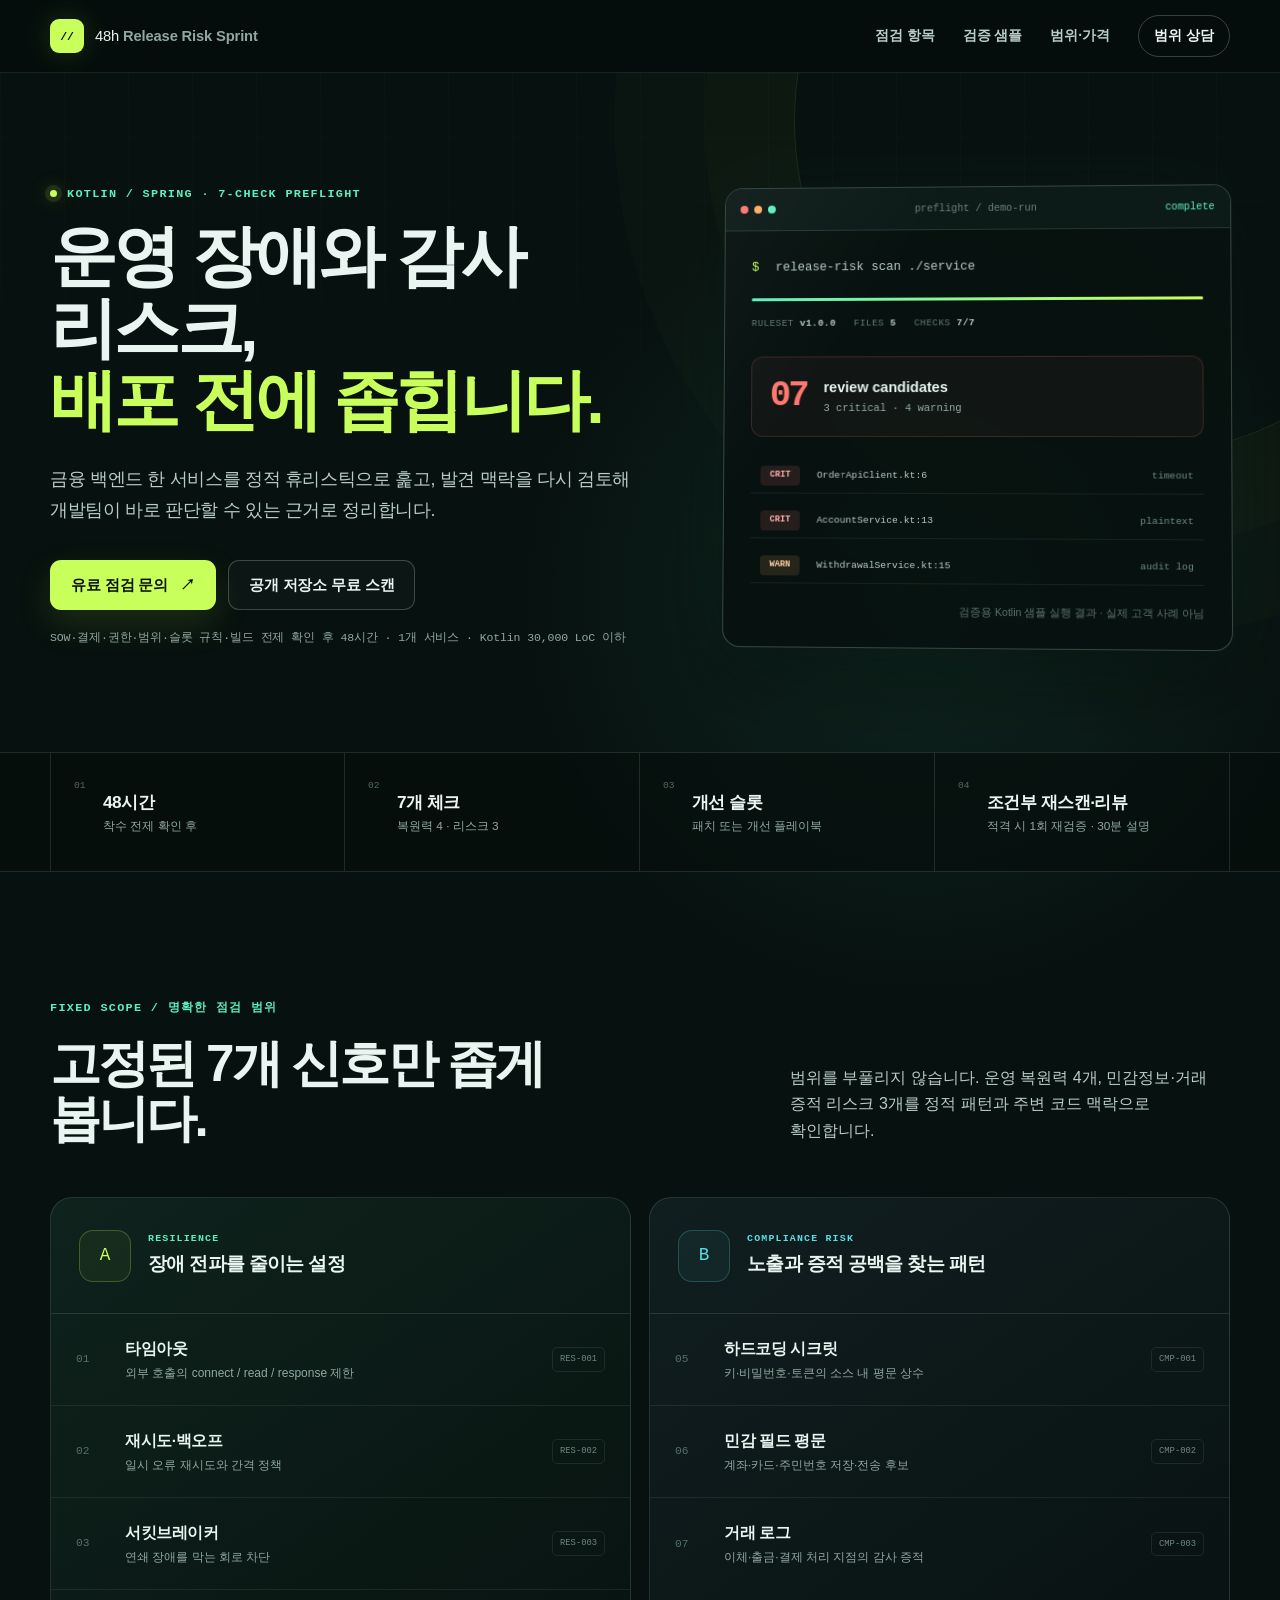
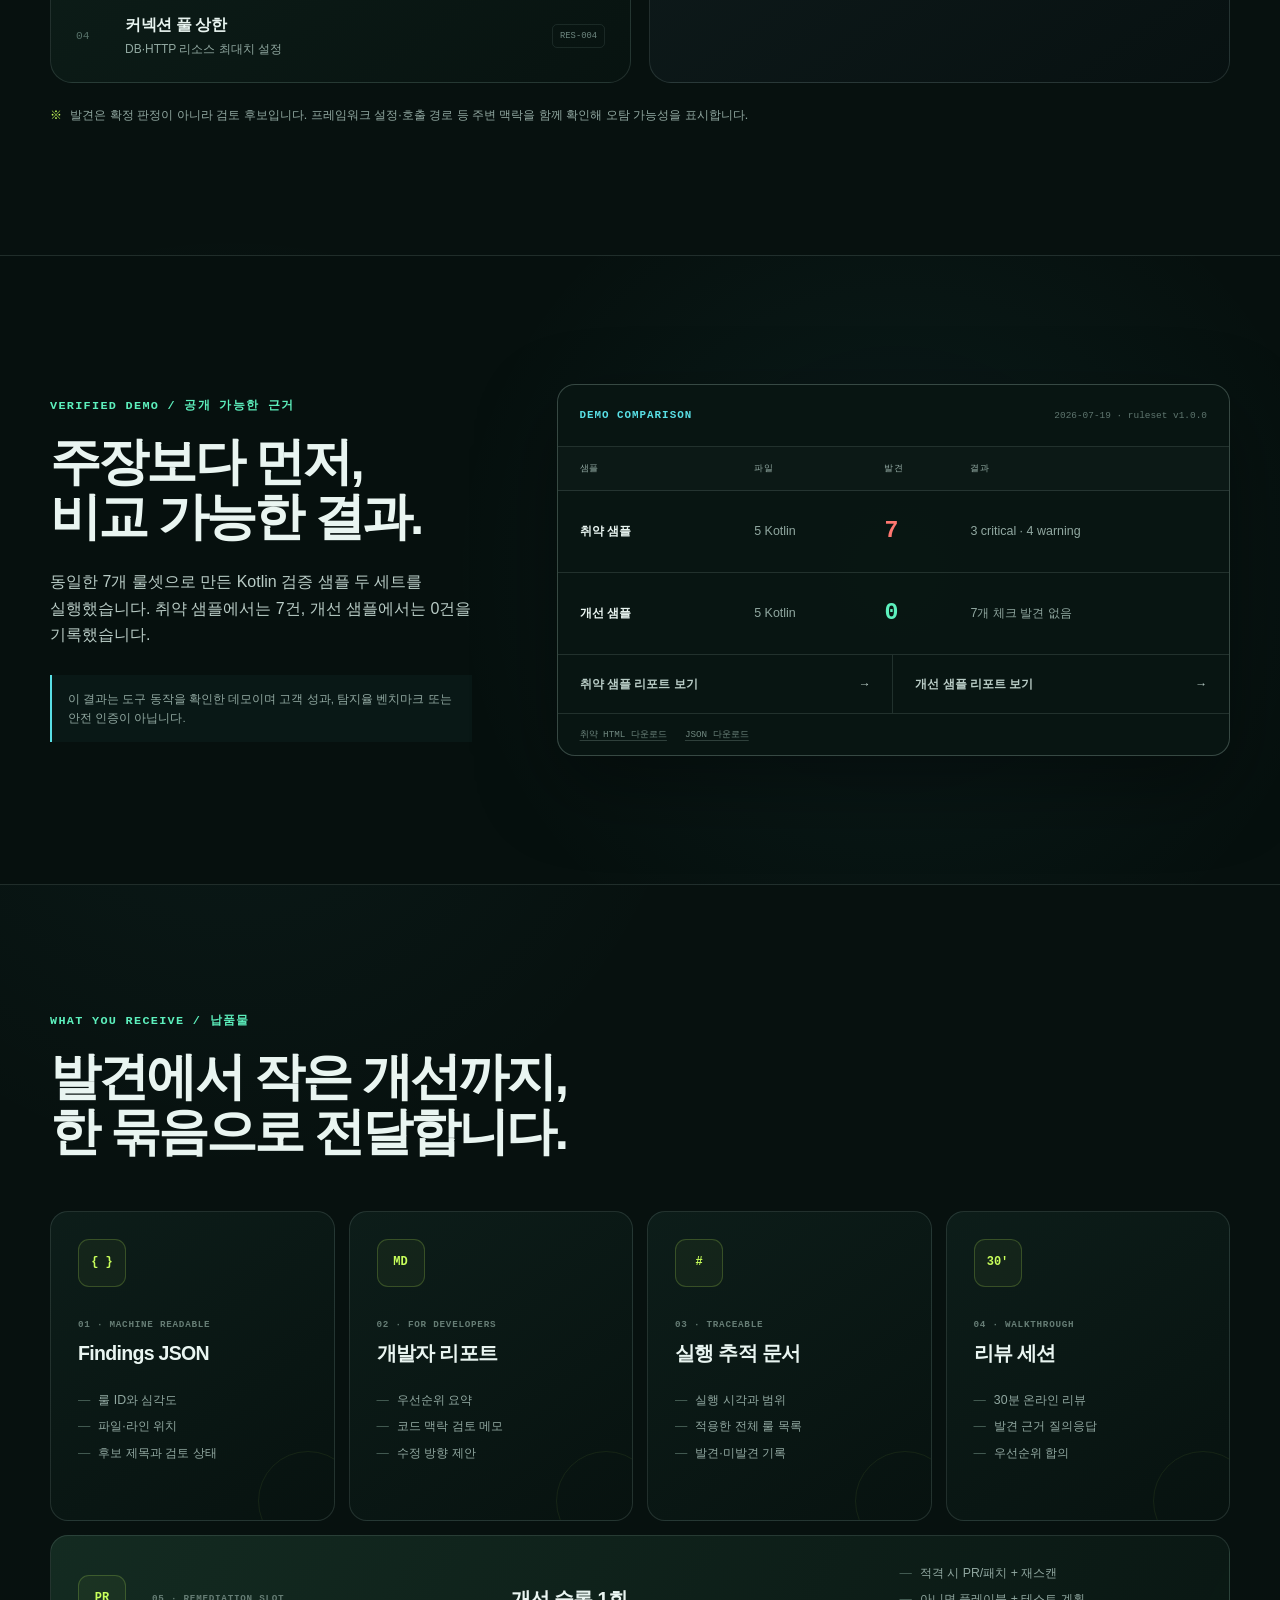
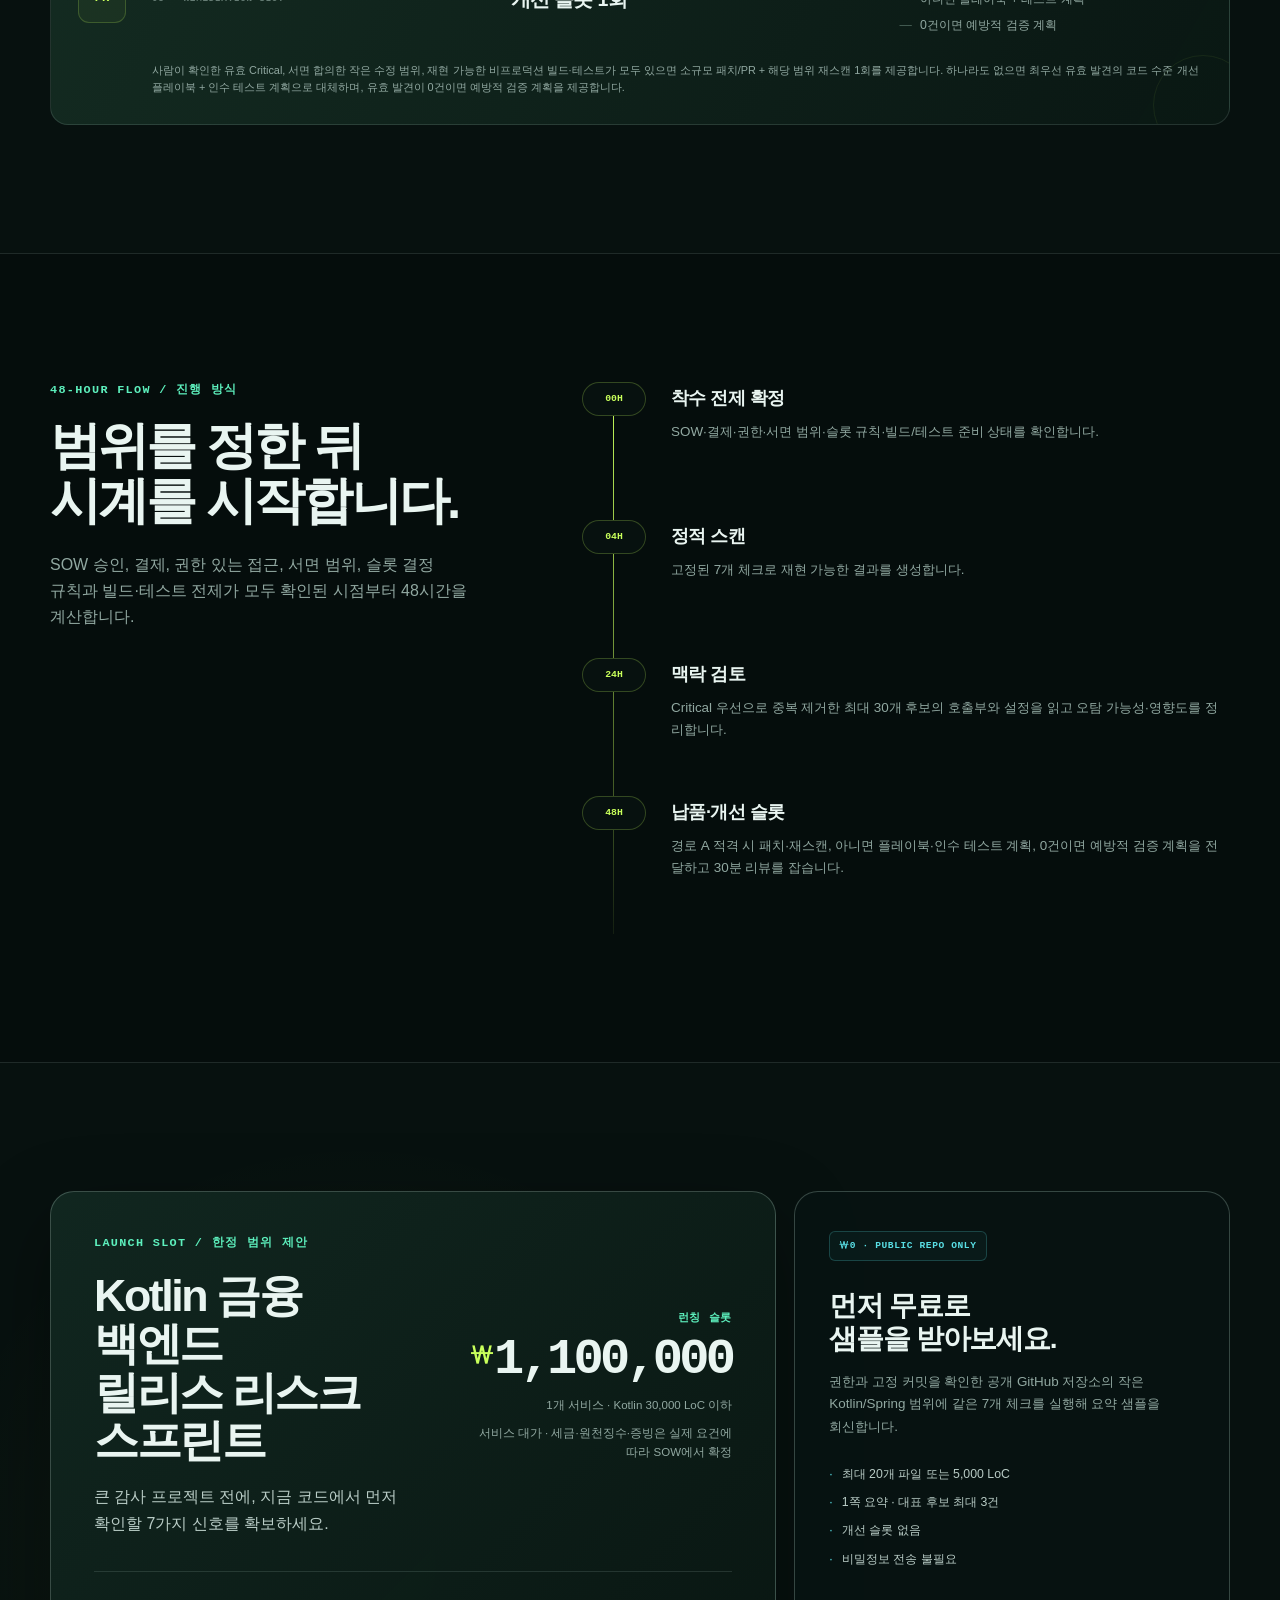
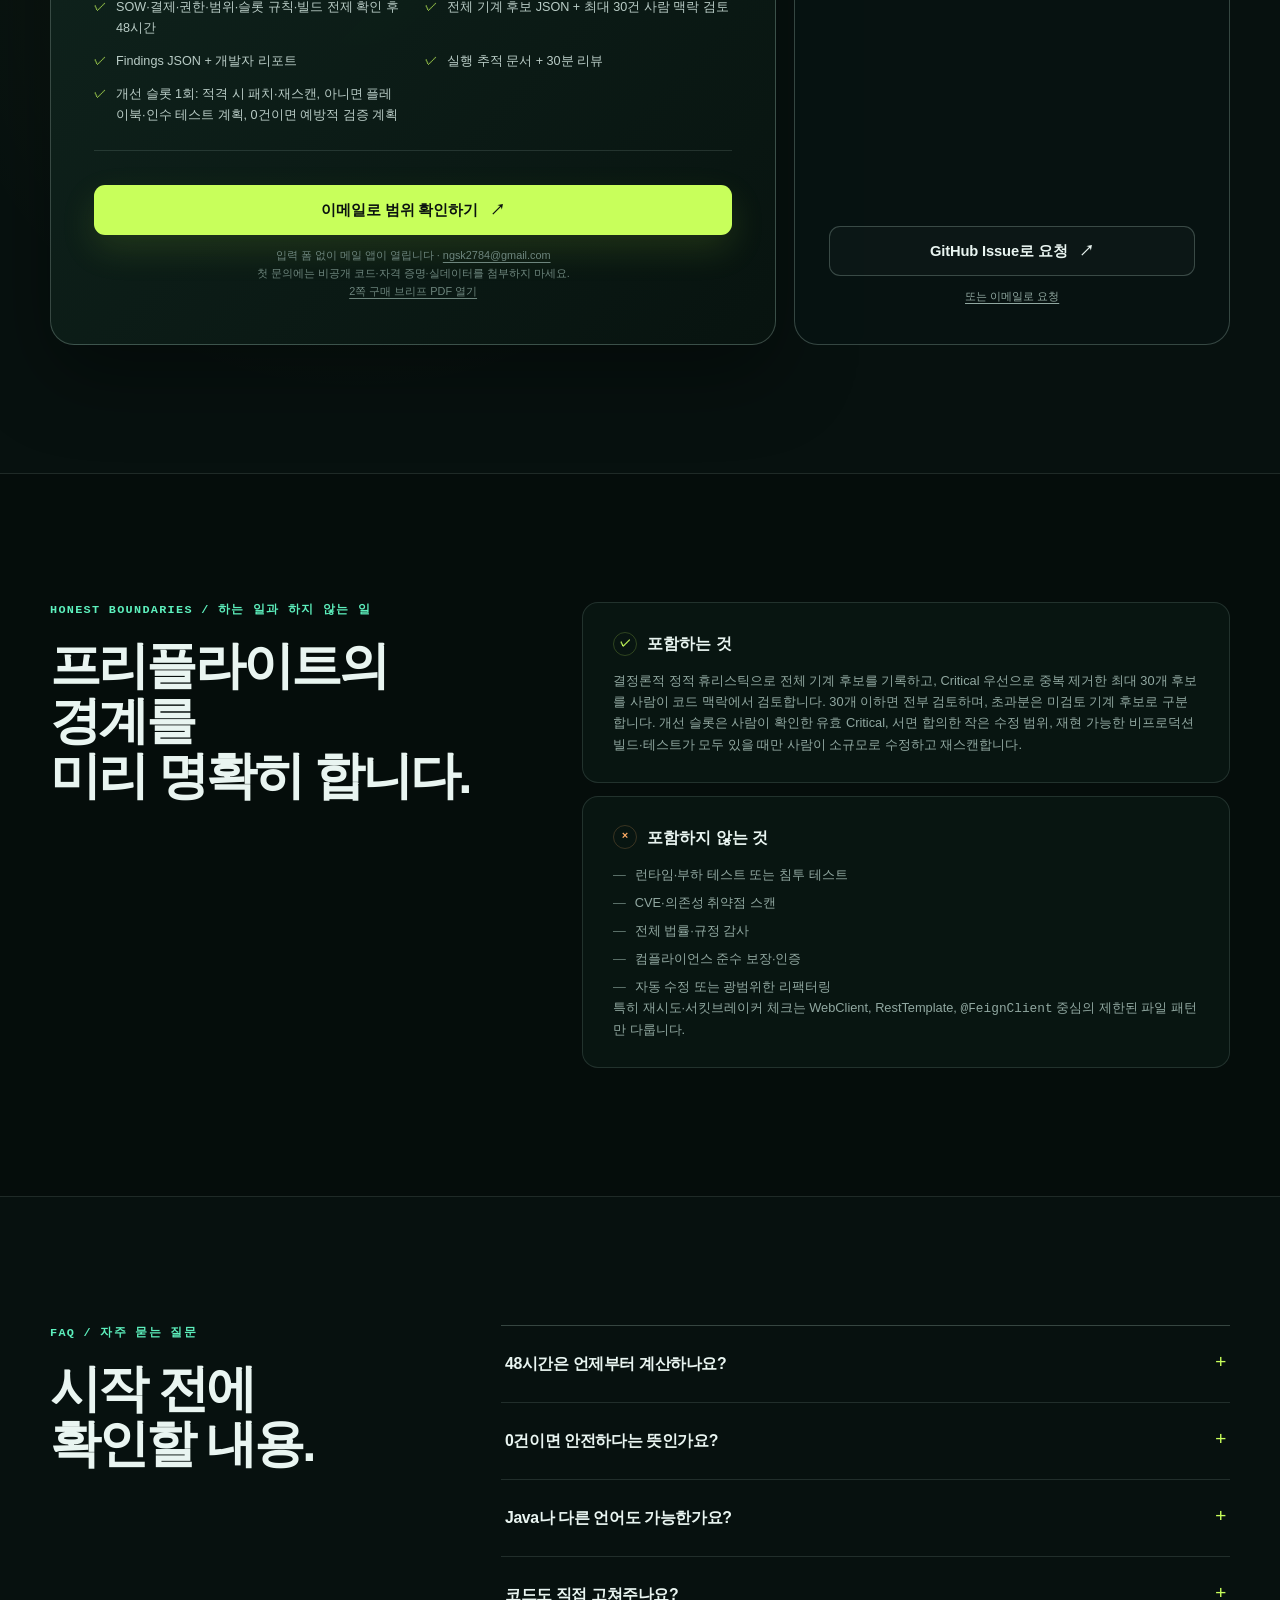
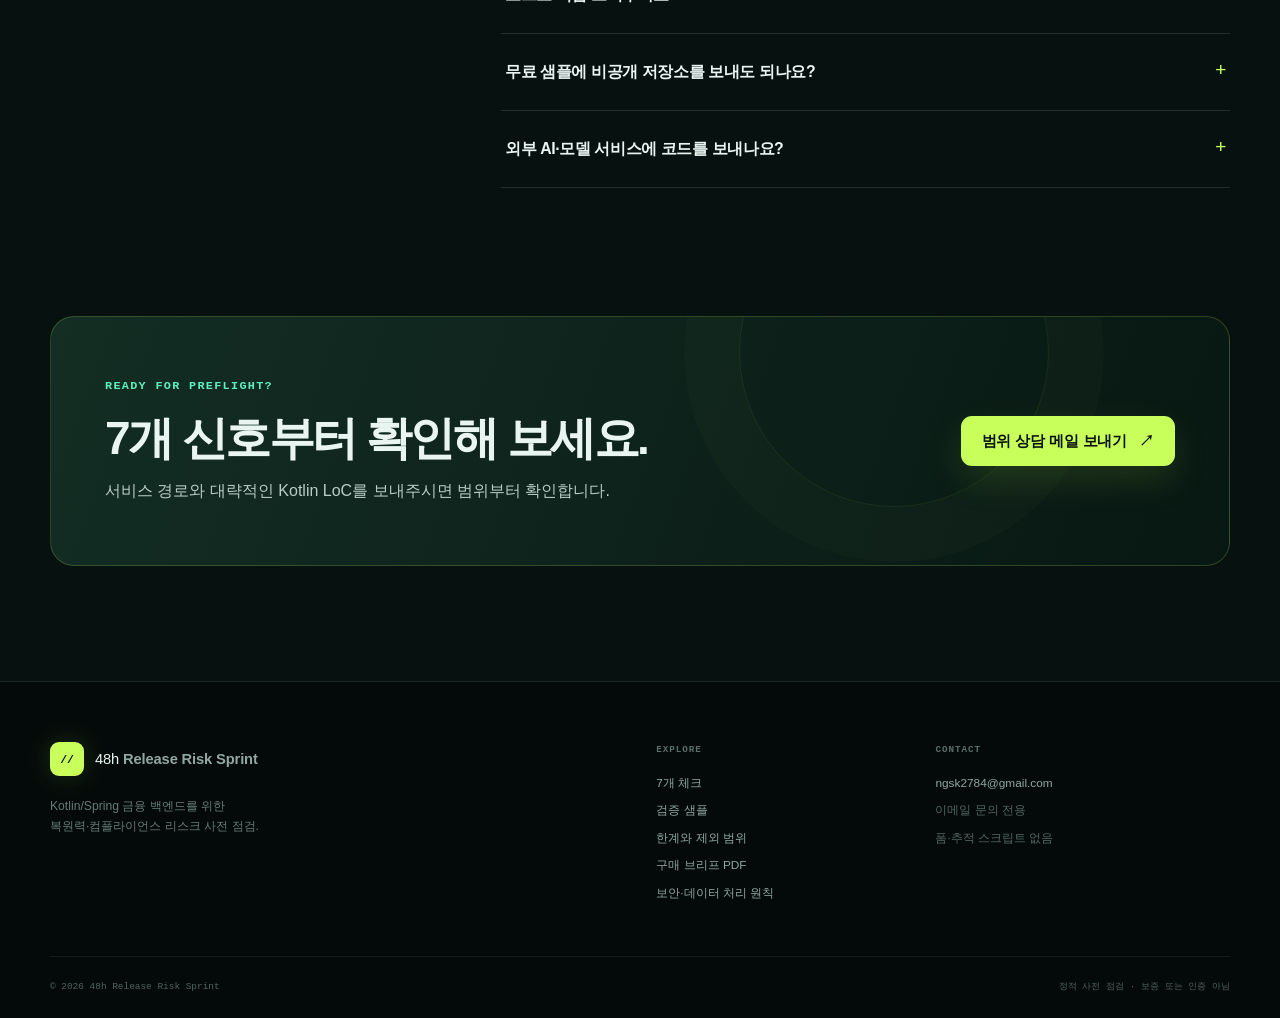
<file: index.html>
<!doctype html>
<html lang="ko">
<head>
  <meta charset="utf-8">
  <meta name="viewport" content="width=device-width, initial-scale=1">
  <title>Kotlin 금융 백엔드 릴리스 리스크 스프린트 — 48시간 사전 점검</title>
  <meta name="description" content="Kotlin/Spring 금융 백엔드의 복원력·컴플라이언스 리스크를 7가지 정적 휴리스틱과 맥락 검토로 좁혀 드립니다. SOW·결제·권한·범위·빌드 전제 확인 후 48시간, 런칭 슬롯 110만원.">
  <meta name="robots" content="index,follow">
  <meta name="theme-color" content="#081312">
  <meta name="color-scheme" content="dark">
  <meta property="og:locale" content="ko_KR">
  <meta property="og:type" content="website">
  <meta property="og:site_name" content="48h Release Risk Sprint">
  <meta property="og:url" content="https://kotlin-finance-risk-sprint.vercel.app/">
  <meta property="og:title" content="Kotlin 금융 백엔드 릴리스 리스크 스프린트">
  <meta property="og:description" content="Kotlin/Spring 금융 백엔드 한 서비스를 SOW·결제·권한·범위·빌드 전제 확인 후 48시간 안에 점검합니다.">
  <meta name="twitter:card" content="summary">
  <meta name="twitter:title" content="48h Release Risk Sprint">
  <meta name="twitter:description" content="Kotlin/Spring 금융 백엔드 복원력·컴플라이언스 리스크 사전 점검">
  <link rel="icon" href="favicon.svg" type="image/svg+xml">
  <link rel="canonical" href="https://kotlin-finance-risk-sprint.vercel.app/">
  <link rel="stylesheet" href="styles.css">
</head>
<body>
  <a class="skip-link" href="#main">본문으로 건너뛰기</a>

  <header class="site-header">
    <div class="shell nav-wrap">
      <a class="brand" href="#top" aria-label="릴리스 리스크 스프린트 홈">
        <span class="brand-mark" aria-hidden="true">//</span>
        <span>48h <strong>Release Risk Sprint</strong></span>
      </a>
      <nav class="site-nav" aria-label="주요 메뉴">
        <a href="#checks">점검 항목</a>
        <a href="#proof">검증 샘플</a>
        <a href="#scope">범위·가격</a>
        <a class="nav-cta" href="mailto:ngsk2784@gmail.com?subject=%5BRelease%20Risk%20Sprint%5D%20%EC%9C%A0%EB%A3%8C%20%EC%A0%90%EA%B2%80%20%EC%83%81%EB%8B%B4&amp;body=%EC%95%88%EB%85%95%ED%95%98%EC%84%B8%EC%9A%94.%20Kotlin%20%EA%B8%88%EC%9C%B5%20%EB%B0%B1%EC%97%94%EB%93%9C%20%EB%A6%B4%EB%A6%AC%EC%8A%A4%20%EB%A6%AC%EC%8A%A4%ED%81%AC%20%EC%8A%A4%ED%94%84%EB%A6%B0%ED%8A%B8%EB%A5%BC%20%EB%AC%B8%EC%9D%98%ED%95%A9%EB%8B%88%EB%8B%A4.%0A%0A%EC%84%9C%EB%B9%84%EC%8A%A4%2F%EC%A0%80%EC%9E%A5%EC%86%8C%3A%0A%EB%8C%80%EB%9E%B5%EC%A0%81%EC%9D%B8%20Kotlin%20LoC%3A%0A%EB%B3%B4%EC%95%88%20%EC%A0%91%EA%B7%BC%20%EC%A0%88%EC%B0%A8(%EC%BD%94%EB%93%9C%C2%B7%EC%9E%90%EA%B2%A9%EC%A6%9D%EB%AA%85%20%EC%B2%A8%EB%B6%80%20%EA%B8%88%EC%A7%80)%3A%0A%EB%B9%8C%EB%93%9C%C2%B7%ED%85%8C%EC%8A%A4%ED%8A%B8%20%EB%B0%A9%EB%B2%95%3A%0A%ED%9D%AC%EB%A7%9D%20%EC%9D%BC%EC%A0%95%3A%0A%EA%B8%B0%ED%83%80%20%EC%B0%B8%EA%B3%A0%EC%82%AC%ED%95%AD%3A">범위 상담</a>
      </nav>
    </div>
  </header>

  <main id="main">
    <section class="hero" id="top">
      <div class="hero-grid shell">
        <div class="hero-copy">
          <p class="eyebrow"><span class="status-dot" aria-hidden="true"></span>Kotlin / Spring · 7-check preflight</p>
          <h1>운영 장애와 감사 리스크,<br><em>배포 전에 좁힙니다.</em></h1>
          <p class="hero-lead">금융 백엔드 한 서비스를 정적 휴리스틱으로 훑고, 발견 맥락을 다시 검토해 개발팀이 바로 판단할 수 있는 근거로 정리합니다.</p>
          <div class="hero-actions">
            <a class="button button-primary" href="mailto:ngsk2784@gmail.com?subject=%5BRelease%20Risk%20Sprint%5D%20%EC%9C%A0%EB%A3%8C%20%EC%A0%90%EA%B2%80%20%EC%83%81%EB%8B%B4&amp;body=%EC%95%88%EB%85%95%ED%95%98%EC%84%B8%EC%9A%94.%20Kotlin%20%EA%B8%88%EC%9C%B5%20%EB%B0%B1%EC%97%94%EB%93%9C%20%EB%A6%B4%EB%A6%AC%EC%8A%A4%20%EB%A6%AC%EC%8A%A4%ED%81%AC%20%EC%8A%A4%ED%94%84%EB%A6%B0%ED%8A%B8%EB%A5%BC%20%EB%AC%B8%EC%9D%98%ED%95%A9%EB%8B%88%EB%8B%A4.%0A%0A%EC%84%9C%EB%B9%84%EC%8A%A4%2F%EC%A0%80%EC%9E%A5%EC%86%8C%3A%0A%EB%8C%80%EB%9E%B5%EC%A0%81%EC%9D%B8%20Kotlin%20LoC%3A%0A%EB%B3%B4%EC%95%88%20%EC%A0%91%EA%B7%BC%20%EC%A0%88%EC%B0%A8(%EC%BD%94%EB%93%9C%C2%B7%EC%9E%90%EA%B2%A9%EC%A6%9D%EB%AA%85%20%EC%B2%A8%EB%B6%80%20%EA%B8%88%EC%A7%80)%3A%0A%EB%B9%8C%EB%93%9C%C2%B7%ED%85%8C%EC%8A%A4%ED%8A%B8%20%EB%B0%A9%EB%B2%95%3A%0A%ED%9D%AC%EB%A7%9D%20%EC%9D%BC%EC%A0%95%3A%0A%EA%B8%B0%ED%83%80%20%EC%B0%B8%EA%B3%A0%EC%82%AC%ED%95%AD%3A">유료 점검 문의 <span aria-hidden="true">↗</span></a>
            <a class="button button-secondary" href="mailto:ngsk2784@gmail.com?subject=%5BRelease%20Risk%20Sprint%5D%20%EA%B3%B5%EA%B0%9C%20%EC%A0%80%EC%9E%A5%EC%86%8C%20%EB%AC%B4%EB%A3%8C%20%EC%83%98%ED%94%8C%20%EC%8A%A4%EC%BA%94&amp;body=%EA%B3%B5%EA%B0%9C%20%EC%A0%80%EC%9E%A5%EC%86%8C%20URL%3A%0A%EA%B3%A0%EC%A0%95%20%EC%BB%A4%EB%B0%8B%20SHA%3A%0AKotlin%2FSpring%20%EC%84%9C%EB%B9%84%EC%8A%A4%20%EA%B2%BD%EB%A1%9C%3A%0A%ED%8C%8C%EC%9D%BC%20%EC%88%98%2FLoC%3A%0A%EA%B2%80%EC%82%AC%20%EC%8A%B9%EC%9D%B8%20%EA%B6%8C%ED%95%9C(%EC%98%88%2F%EC%95%84%EB%8B%88%EC%98%A4)%3A%0A%ED%99%95%EC%9D%B8%ED%95%98%EA%B3%A0%20%EC%8B%B6%EC%9D%80%20%EB%B6%80%EB%B6%84%3A">공개 저장소 무료 스캔</a>
          </div>
          <p class="hero-note">SOW·결제·권한·범위·슬롯 규칙·빌드 전제 확인 후 48시간 · 1개 서비스 · Kotlin 30,000 LoC 이하</p>
        </div>

        <div class="scan-window" aria-label="샘플 점검 결과 요약">
          <div class="window-bar">
            <span class="window-dots" aria-hidden="true"><i></i><i></i><i></i></span>
            <span>preflight / demo-run</span>
            <span class="window-state">complete</span>
          </div>
          <div class="window-body">
            <div class="scan-command"><span>$</span> release-risk scan ./service</div>
            <div class="scan-progress" aria-hidden="true"><span></span></div>
            <div class="scan-meta">
              <span>RULESET <b>v1.0.0</b></span>
              <span>FILES <b>5</b></span>
              <span>CHECKS <b>7/7</b></span>
            </div>
            <div class="scan-result">
              <span class="result-count">07</span>
              <div><strong>review candidates</strong><small>3 critical · 4 warning</small></div>
            </div>
            <ul class="scan-list" aria-label="대표 발견 항목">
              <li><span class="severity critical">CRIT</span><code>OrderApiClient.kt:6</code><b>timeout</b></li>
              <li><span class="severity critical">CRIT</span><code>AccountService.kt:13</code><b>plaintext</b></li>
              <li><span class="severity warning">WARN</span><code>WithdrawalService.kt:15</code><b>audit log</b></li>
            </ul>
            <p class="demo-label">검증용 Kotlin 샘플 실행 결과 · 실제 고객 사례 아님</p>
          </div>
        </div>
      </div>
    </section>

    <section class="signal-strip" aria-label="서비스 핵심 조건">
      <div class="shell signal-grid">
        <div><span>01</span><strong>48시간</strong><small>착수 전제 확인 후</small></div>
        <div><span>02</span><strong>7개 체크</strong><small>복원력 4 · 리스크 3</small></div>
        <div><span>03</span><strong>개선 슬롯</strong><small>패치 또는 개선 플레이북</small></div>
        <div><span>04</span><strong>조건부 재스캔·리뷰</strong><small>적격 시 1회 재검증 · 30분 설명</small></div>
      </div>
    </section>

    <section class="section" id="checks">
      <div class="shell">
        <div class="section-heading split-heading">
          <div>
            <p class="eyebrow">Fixed scope / 명확한 점검 범위</p>
            <h2>고정된 7개 신호만 좁게 봅니다.</h2>
          </div>
          <p>범위를 부풀리지 않습니다. 운영 복원력 4개, 민감정보·거래 증적 리스크 3개를 정적 패턴과 주변 코드 맥락으로 확인합니다.</p>
        </div>

        <div class="check-columns">
          <article class="check-group">
            <div class="group-head">
              <span class="group-index">A</span>
              <div><p>RESILIENCE</p><h3>장애 전파를 줄이는 설정</h3></div>
            </div>
            <ol class="check-list">
              <li><span>01</span><div><strong>타임아웃</strong><small>외부 호출의 connect / read / response 제한</small></div><i>RES-001</i></li>
              <li><span>02</span><div><strong>재시도·백오프</strong><small>일시 오류 재시도와 간격 정책</small></div><i>RES-002</i></li>
              <li><span>03</span><div><strong>서킷브레이커</strong><small>연쇄 장애를 막는 회로 차단</small></div><i>RES-003</i></li>
              <li><span>04</span><div><strong>커넥션 풀 상한</strong><small>DB·HTTP 리소스 최대치 설정</small></div><i>RES-004</i></li>
            </ol>
          </article>

          <article class="check-group compliance">
            <div class="group-head">
              <span class="group-index">B</span>
              <div><p>COMPLIANCE RISK</p><h3>노출과 증적 공백을 찾는 패턴</h3></div>
            </div>
            <ol class="check-list" start="5">
              <li><span>05</span><div><strong>하드코딩 시크릿</strong><small>키·비밀번호·토큰의 소스 내 평문 상수</small></div><i>CMP-001</i></li>
              <li><span>06</span><div><strong>민감 필드 평문</strong><small>계좌·카드·주민번호 저장·전송 후보</small></div><i>CMP-002</i></li>
              <li><span>07</span><div><strong>거래 로그</strong><small>이체·출금·결제 처리 지점의 감사 증적</small></div><i>CMP-003</i></li>
            </ol>
          </article>
        </div>
        <p class="scope-caption"><span aria-hidden="true">※</span> 발견은 확정 판정이 아니라 검토 후보입니다. 프레임워크 설정·호출 경로 등 주변 맥락을 함께 확인해 오탐 가능성을 표시합니다.</p>
      </div>
    </section>

    <section class="section section-proof" id="proof">
      <div class="shell proof-grid">
        <div class="proof-copy">
          <p class="eyebrow">Verified demo / 공개 가능한 근거</p>
          <h2>주장보다 먼저,<br>비교 가능한 결과.</h2>
          <p>동일한 7개 룰셋으로 만든 Kotlin 검증 샘플 두 세트를 실행했습니다. 취약 샘플에서는 7건, 개선 샘플에서는 0건을 기록했습니다.</p>
          <div class="proof-disclaimer">이 결과는 도구 동작을 확인한 데모이며 고객 성과, 탐지율 벤치마크 또는 안전 인증이 아닙니다.</div>
        </div>

        <div class="comparison-card">
          <div class="comparison-head">
            <span>DEMO COMPARISON</span>
            <small>2026-07-19 · ruleset v1.0.0</small>
          </div>
          <div class="comparison-row comparison-labels" aria-hidden="true">
            <span>샘플</span><span>파일</span><span>발견</span><span>결과</span>
          </div>
          <div class="comparison-row">
            <strong>취약 샘플</strong><span>5 Kotlin</span><span class="finding-num bad">7</span><span>3 critical · 4 warning</span>
          </div>
          <div class="comparison-row">
            <strong>개선 샘플</strong><span>5 Kotlin</span><span class="finding-num good">0</span><span>7개 체크 발견 없음</span>
          </div>
          <div class="sample-actions">
            <a href="sample-vulnerable.html">취약 샘플 리포트 보기 <span aria-hidden="true">→</span></a>
            <a href="sample-clean.html">개선 샘플 리포트 보기 <span aria-hidden="true">→</span></a>
          </div>
          <div class="download-actions" aria-label="샘플 다운로드">
            <a href="sample-vulnerable.html" download>취약 HTML 다운로드</a>
            <a href="data/vulnerable-findings.json" download>JSON 다운로드</a>
          </div>
        </div>
      </div>
    </section>

    <section class="section" id="deliverables">
      <div class="shell">
        <div class="section-heading">
          <p class="eyebrow">What you receive / 납품물</p>
          <h2>발견에서 작은 개선까지,<br>한 묶음으로 전달합니다.</h2>
        </div>
        <div class="deliverable-grid">
          <article>
            <span class="file-icon">{ }</span>
            <p>01 · MACHINE READABLE</p>
            <h3>Findings JSON</h3>
            <ul>
              <li>룰 ID와 심각도</li>
              <li>파일·라인 위치</li>
              <li>후보 제목과 검토 상태</li>
            </ul>
          </article>
          <article>
            <span class="file-icon">MD</span>
            <p>02 · FOR DEVELOPERS</p>
            <h3>개발자 리포트</h3>
            <ul>
              <li>우선순위 요약</li>
              <li>코드 맥락 검토 메모</li>
              <li>수정 방향 제안</li>
            </ul>
          </article>
          <article>
            <span class="file-icon">#</span>
            <p>03 · TRACEABLE</p>
            <h3>실행 추적 문서</h3>
            <ul>
              <li>실행 시각과 범위</li>
              <li>적용한 전체 룰 목록</li>
              <li>발견·미발견 기록</li>
            </ul>
          </article>
          <article class="review-card">
            <span class="file-icon">30′</span>
            <p>04 · WALKTHROUGH</p>
            <h3>리뷰 세션</h3>
            <ul>
              <li>30분 온라인 리뷰</li>
              <li>발견 근거 질의응답</li>
              <li>우선순위 합의</li>
            </ul>
          </article>
          <article class="patch-card">
            <span class="file-icon">PR</span>
            <p>05 · REMEDIATION SLOT</p>
            <h3>개선 슬롯 1회</h3>
            <ul>
              <li>적격 시 PR/패치 + 재스캔</li>
              <li>아니면 플레이북 + 테스트 계획</li>
              <li>0건이면 예방적 검증 계획</li>
            </ul>
            <small class="card-caveat">사람이 확인한 유효 Critical, 서면 합의한 작은 수정 범위, 재현 가능한 비프로덕션 빌드·테스트가 모두 있으면 소규모 패치/PR + 해당 범위 재스캔 1회를 제공합니다. 하나라도 없으면 최우선 유효 발견의 코드 수준 개선 플레이북 + 인수 테스트 계획으로 대체하며, 유효 발견이 0건이면 예방적 검증 계획을 제공합니다.</small>
          </article>
        </div>
      </div>
    </section>

    <section class="section process-section" id="process">
      <div class="shell process-grid">
        <div class="section-heading">
          <p class="eyebrow">48-hour flow / 진행 방식</p>
          <h2>범위를 정한 뒤<br>시계를 시작합니다.</h2>
          <p>SOW 승인, 결제, 권한 있는 접근, 서면 범위, 슬롯 결정 규칙과 빌드·테스트 전제가 모두 확인된 시점부터 48시간을 계산합니다.</p>
        </div>
        <ol class="timeline">
          <li><span>00H</span><div><strong>착수 전제 확정</strong><p>SOW·결제·권한·서면 범위·슬롯 규칙·빌드/테스트 준비 상태를 확인합니다.</p></div></li>
          <li><span>04H</span><div><strong>정적 스캔</strong><p>고정된 7개 체크로 재현 가능한 결과를 생성합니다.</p></div></li>
          <li><span>24H</span><div><strong>맥락 검토</strong><p>Critical 우선으로 중복 제거한 최대 30개 후보의 호출부와 설정을 읽고 오탐 가능성·영향도를 정리합니다.</p></div></li>
          <li><span>48H</span><div><strong>납품·개선 슬롯</strong><p>경로 A 적격 시 패치·재스캔, 아니면 플레이북·인수 테스트 계획, 0건이면 예방적 검증 계획을 전달하고 30분 리뷰를 잡습니다.</p></div></li>
        </ol>
      </div>
    </section>

    <section class="section offer-section" id="scope">
      <div class="shell offer-grid">
        <div class="offer-main">
          <div>
            <p class="eyebrow">Launch slot / 한정 범위 제안</p>
            <h2>Kotlin 금융 백엔드<br>릴리스 리스크 스프린트</h2>
            <p>큰 감사 프로젝트 전에, 지금 코드에서 먼저 확인할 7가지 신호를 확보하세요.</p>
          </div>
          <div class="price-block">
            <small>런칭 슬롯</small>
            <strong><span>₩</span>1,100,000</strong>
            <p>1개 서비스 · Kotlin 30,000 LoC 이하</p>
            <p>서비스 대가 · 세금·원천징수·증빙은 실제 요건에 따라 SOW에서 확정</p>
          </div>
          <ul class="offer-includes">
            <li><span>✓</span>SOW·결제·권한·범위·슬롯 규칙·빌드 전제 확인 후 48시간</li>
            <li><span>✓</span>전체 기계 후보 JSON + 최대 30건 사람 맥락 검토</li>
            <li><span>✓</span>Findings JSON + 개발자 리포트</li>
            <li><span>✓</span>실행 추적 문서 + 30분 리뷰</li>
            <li><span>✓</span>개선 슬롯 1회: 적격 시 패치·재스캔, 아니면 플레이북·인수 테스트 계획, 0건이면 예방적 검증 계획</li>
          </ul>
          <a class="button button-primary button-wide" href="mailto:ngsk2784@gmail.com?subject=%5BRelease%20Risk%20Sprint%5D%20%EC%9C%A0%EB%A3%8C%20%EC%A0%90%EA%B2%80%20%EC%83%81%EB%8B%B4&amp;body=%EC%84%9C%EB%B9%84%EC%8A%A4%2F%EC%A0%80%EC%9E%A5%EC%86%8C%3A%0AKotlin%20LoC%3A%0A%EC%A0%91%EA%B7%BC%20%EB%B0%A9%EC%8B%9D%3A%0A%EB%B9%8C%EB%93%9C%C2%B7%ED%85%8C%EC%8A%A4%ED%8A%B8%20%EB%B0%A9%EB%B2%95%3A%0A%ED%9D%AC%EB%A7%9D%20%EC%9D%BC%EC%A0%95%3A">이메일로 범위 확인하기 <span aria-hidden="true">↗</span></a>
          <p class="email-note">입력 폼 없이 메일 앱이 열립니다 · <a href="mailto:ngsk2784@gmail.com">ngsk2784@gmail.com</a><br>첫 문의에는 비공개 코드·자격 증명·실데이터를 첨부하지 마세요.<br><a href="buyer-brief.pdf">2쪽 구매 브리프 PDF 열기</a></p>
        </div>

        <aside class="free-card">
          <span class="free-tag">₩0 · PUBLIC REPO ONLY</span>
          <h3>먼저 무료로<br>샘플을 받아보세요.</h3>
          <p>권한과 고정 커밋을 확인한 공개 GitHub 저장소의 작은 Kotlin/Spring 범위에 같은 7개 체크를 실행해 요약 샘플을 회신합니다.</p>
          <ul>
            <li>최대 20개 파일 또는 5,000 LoC</li>
            <li>1쪽 요약 · 대표 후보 최대 3건</li>
            <li>개선 슬롯 없음</li>
            <li>비밀정보 전송 불필요</li>
          </ul>
          <div class="free-actions">
            <a class="button button-secondary button-wide" href="https://github.com/ngsk2784-lab/kotlin-finance-risk-sprint/issues/new?template=free-sample.yml">GitHub Issue로 요청 <span aria-hidden="true">↗</span></a>
            <a class="free-email-link" href="mailto:ngsk2784@gmail.com?subject=%5BRelease%20Risk%20Sprint%5D%20%EA%B3%B5%EA%B0%9C%20%EC%A0%80%EC%9E%A5%EC%86%8C%20%EB%AC%B4%EB%A3%8C%20%EC%83%98%ED%94%8C%20%EC%8A%A4%EC%BA%94&amp;body=%EA%B3%B5%EA%B0%9C%20%EC%A0%80%EC%9E%A5%EC%86%8C%20URL%3A%0A%EA%B3%A0%EC%A0%95%20%EC%BB%A4%EB%B0%8B%20SHA%3A%0AKotlin%2FSpring%20%EC%84%9C%EB%B9%84%EC%8A%A4%20%EA%B2%BD%EB%A1%9C%3A%0A%ED%8C%8C%EC%9D%BC%20%EC%88%98%2FLoC%3A%0A%EA%B2%80%EC%82%AC%20%EC%8A%B9%EC%9D%B8%20%EA%B6%8C%ED%95%9C(%EC%98%88%2F%EC%95%84%EB%8B%88%EC%98%A4)%3A%0A%ED%99%95%EC%9D%B8%ED%95%98%EA%B3%A0%20%EC%8B%B6%EC%9D%80%20%EB%B6%80%EB%B6%84%3A">또는 이메일로 요청</a>
          </div>
        </aside>
      </div>
    </section>

    <section class="section boundaries-section" id="limits">
      <div class="shell boundaries-grid">
        <div>
          <p class="eyebrow">Honest boundaries / 하는 일과 하지 않는 일</p>
          <h2>프리플라이트의 경계를<br>미리 명확히 합니다.</h2>
        </div>
        <div class="boundary-cards">
          <article class="does-card">
            <h3><span>✓</span>포함하는 것</h3>
            <p>결정론적 정적 휴리스틱으로 전체 기계 후보를 기록하고, Critical 우선으로 중복 제거한 최대 30개 후보를 사람이 코드 맥락에서 검토합니다. 30개 이하면 전부 검토하며, 초과분은 미검토 기계 후보로 구분합니다. 개선 슬롯은 사람이 확인한 유효 Critical, 서면 합의한 작은 수정 범위, 재현 가능한 비프로덕션 빌드·테스트가 모두 있을 때만 사람이 소규모로 수정하고 재스캔합니다.</p>
          </article>
          <article class="doesnt-card">
            <h3><span>×</span>포함하지 않는 것</h3>
            <ul>
              <li>런타임·부하 테스트 또는 침투 테스트</li>
              <li>CVE·의존성 취약점 스캔</li>
              <li>전체 법률·규정 감사</li>
              <li>컴플라이언스 준수 보장·인증</li>
              <li>자동 수정 또는 광범위한 리팩터링</li>
            </ul>
            <p>특히 재시도·서킷브레이커 체크는 WebClient, RestTemplate, <code>@FeignClient</code> 중심의 제한된 파일 패턴만 다룹니다.</p>
          </article>
        </div>
      </div>
    </section>

    <section class="section faq-section" id="faq">
      <div class="shell faq-grid">
        <div class="section-heading">
          <p class="eyebrow">FAQ / 자주 묻는 질문</p>
          <h2>시작 전에<br>확인할 내용.</h2>
        </div>
        <div class="faq-list">
          <details>
            <summary>48시간은 언제부터 계산하나요?<span aria-hidden="true">+</span></summary>
            <p>SOW 승인, 결제, 합법적이고 작동하는 저장소 접근, 30,000 LoC 이하 서면 범위, 슬롯 결정 규칙과 빌드·테스트 준비 상태를 모두 확인한 시점부터 계산합니다. 세부 수정 범위 승인 지연, 접근 장애, 자료 누락이나 범위 변경 같은 고객 측 차단이 생기면 시계를 멈추고 새 납기를 서면 합의합니다.</p>
          </details>
          <details>
            <summary>0건이면 안전하다는 뜻인가요?<span aria-hidden="true">+</span></summary>
            <p>아닙니다. 0건은 고정된 7개 정적 체크에서 후보가 발견되지 않았다는 뜻일 뿐, 보안·안전·규정 준수를 인증하지 않습니다.</p>
          </details>
          <details>
            <summary>Java나 다른 언어도 가능한가요?<span aria-hidden="true">+</span></summary>
            <p>현재 런칭 범위는 Kotlin/Spring 백엔드입니다. 다른 언어나 프레임워크는 이 제안의 고정 범위에 포함하지 않습니다.</p>
          </details>
          <details>
            <summary>코드도 직접 고쳐주나요?<span aria-hidden="true">+</span></summary>
            <p>스캐너가 자동 수정하지는 않습니다. 사람이 확인한 유효 Critical, 서면 합의한 작은 수정 범위, 재현 가능한 비프로덕션 빌드·테스트가 모두 있으면 소규모 PR 또는 패치와 해당 범위 재스캔 1회를 제공합니다. 하나라도 없으면 최우선 유효 발견의 코드 수준 개선 플레이북과 인수 테스트 계획으로 대체합니다. 유효 발견이 0건이면 가짜 발견 대신 예방적 검증 계획을 제공하며, 확인되지 않은 수정 결과를 만들지 않습니다.</p>
          </details>
          <details>
            <summary>무료 샘플에 비공개 저장소를 보내도 되나요?<span aria-hidden="true">+</span></summary>
            <p>무료 샘플은 공개 저장소만 받습니다. 비공개 코드나 자격 증명을 이메일에 첨부하지 마세요.</p>
          </details>
          <details>
            <summary>외부 AI·모델 서비스에 코드를 보내나요?<span aria-hidden="true">+</span></summary>
            <p>사용 여부, 제공자, 처리 목적, 보존·학습·하위처리 조건을 SOW에 적고 고객의 사전 서면 승인을 받은 경우에만 합의 범위의 코드를 전송합니다. 승인과 처리 조건 확인이 없으면 외부 AI·모델 서비스에 코드를 입력하지 않습니다.</p>
          </details>
        </div>
      </div>
    </section>

    <section class="final-cta">
      <div class="shell final-cta-inner">
        <div>
          <p class="eyebrow">Ready for preflight?</p>
          <h2>7개 신호부터 확인해 보세요.</h2>
          <p>서비스 경로와 대략적인 Kotlin LoC를 보내주시면 범위부터 확인합니다.</p>
        </div>
        <a class="button button-primary" href="mailto:ngsk2784@gmail.com?subject=%5BRelease%20Risk%20Sprint%5D%20%EC%9C%A0%EB%A3%8C%20%EC%A0%90%EA%B2%80%20%EC%83%81%EB%8B%B4&amp;body=%EC%84%9C%EB%B9%84%EC%8A%A4%2F%EC%A0%80%EC%9E%A5%EC%86%8C%3A%0AKotlin%20LoC%3A%0A%EC%A0%91%EA%B7%BC%20%EB%B0%A9%EC%8B%9D%3A%0A%EB%B9%8C%EB%93%9C%C2%B7%ED%85%8C%EC%8A%A4%ED%8A%B8%20%EB%B0%A9%EB%B2%95%3A%0A%ED%9D%AC%EB%A7%9D%20%EC%9D%BC%EC%A0%95%3A">범위 상담 메일 보내기 <span aria-hidden="true">↗</span></a>
      </div>
    </section>
  </main>

  <footer class="site-footer">
    <div class="shell footer-grid">
      <div>
        <a class="brand" href="#top"><span class="brand-mark" aria-hidden="true">//</span><span>48h <strong>Release Risk Sprint</strong></span></a>
        <p>Kotlin/Spring 금융 백엔드를 위한<br>복원력·컴플라이언스 리스크 사전 점검.</p>
      </div>
      <div class="footer-links">
        <p>EXPLORE</p>
        <a href="#checks">7개 체크</a>
        <a href="#proof">검증 샘플</a>
        <a href="#limits">한계와 제외 범위</a>
        <a href="buyer-brief.pdf">구매 브리프 PDF</a>
        <a href="security.html">보안·데이터 처리 원칙</a>
      </div>
      <div class="footer-links">
        <p>CONTACT</p>
        <a href="mailto:ngsk2784@gmail.com">ngsk2784@gmail.com</a>
        <span>이메일 문의 전용</span>
        <span>폼·추적 스크립트 없음</span>
      </div>
    </div>
    <div class="shell footer-bottom">
      <span>© 2026 48h Release Risk Sprint</span>
      <span>정적 사전 점검 · 보증 또는 인증 아님</span>
    </div>
  </footer>
</body>
</html>
</file>
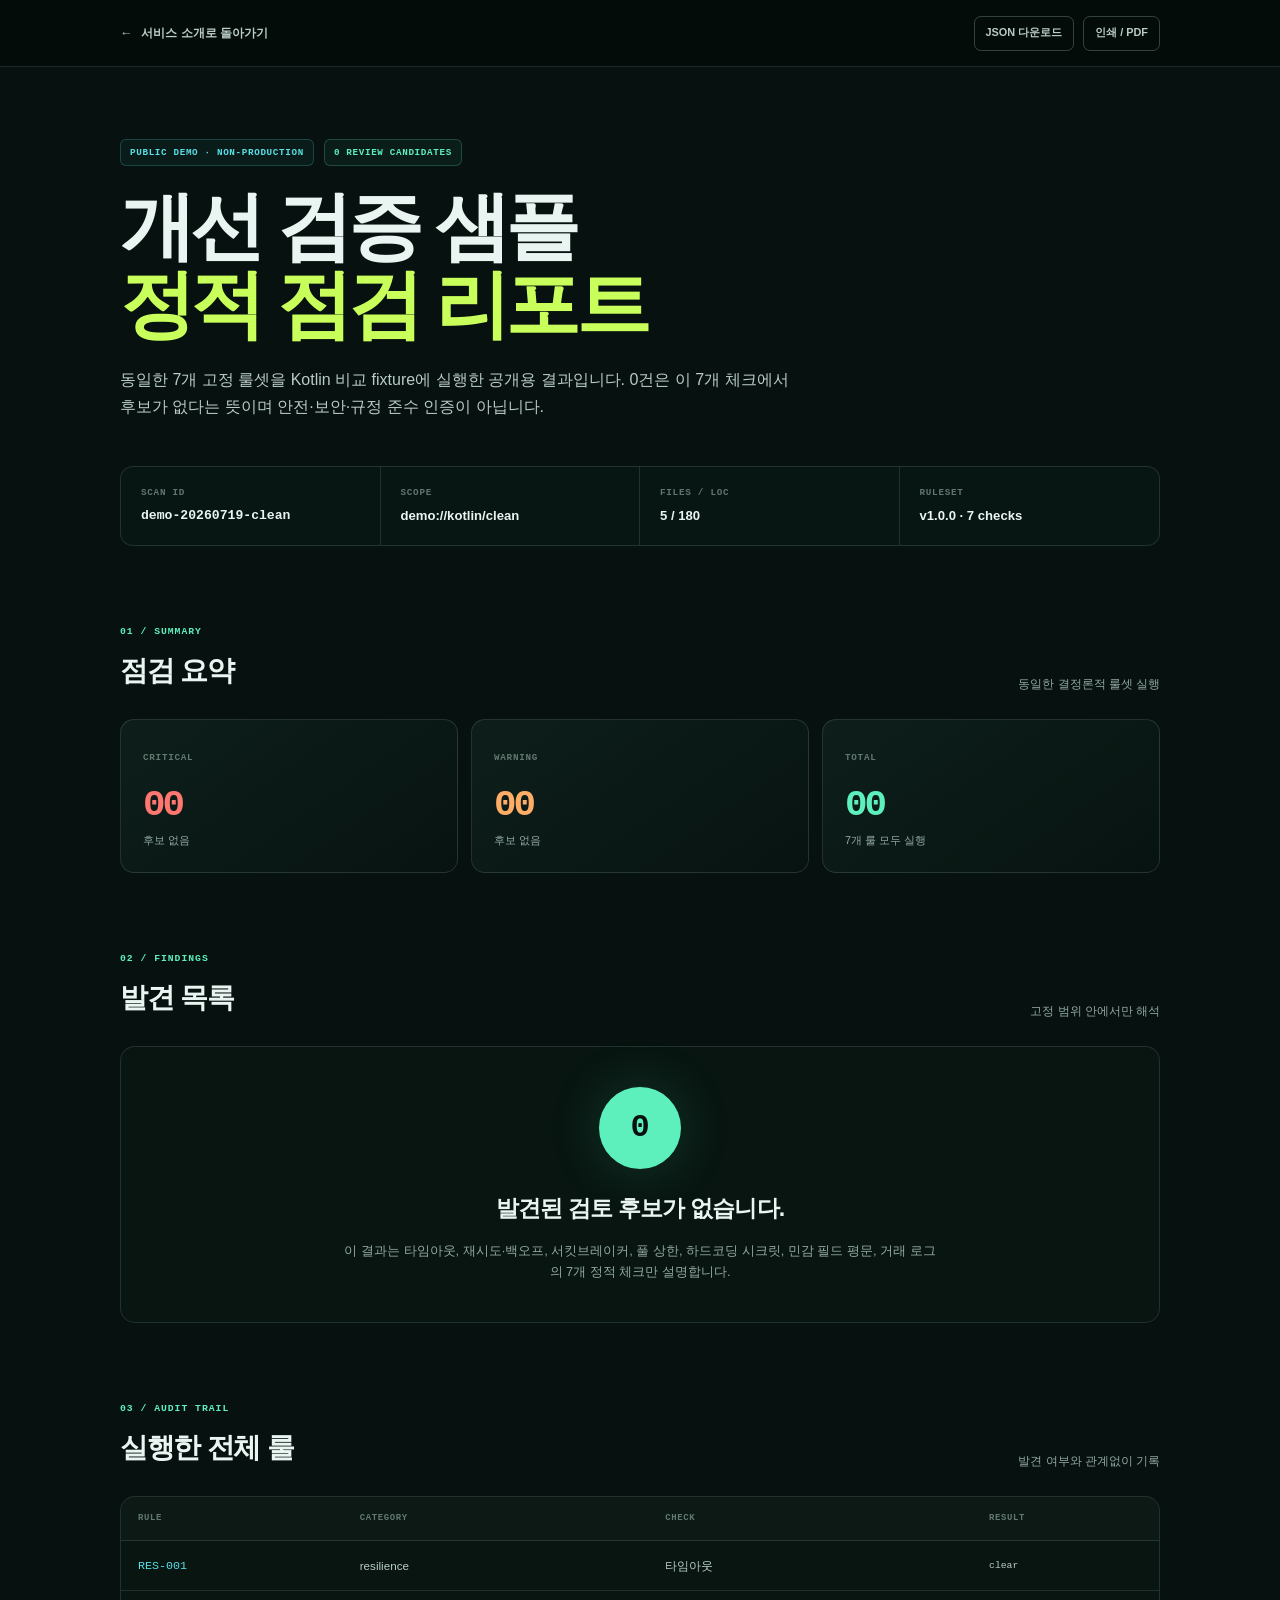
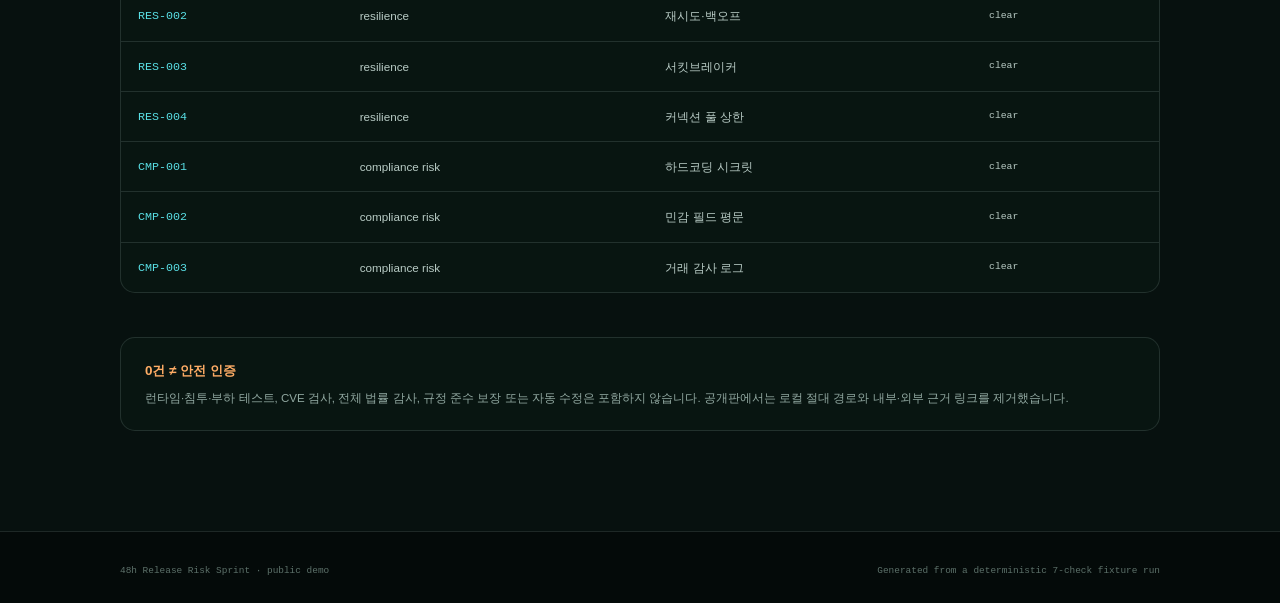
<file: sample-clean.html>
<!doctype html>
<html lang="ko">
<head>
  <meta charset="utf-8">
  <meta name="viewport" content="width=device-width, initial-scale=1">
  <title>개선 샘플 리포트 — 48h Release Risk Sprint</title>
  <meta name="description" content="Kotlin 개선 검증 샘플 5개 파일에서 7개 정적 체크를 실행한 공개용 비교 리포트입니다.">
  <meta name="robots" content="index,follow">
  <meta name="theme-color" content="#07110f">
  <link rel="icon" href="favicon.svg" type="image/svg+xml">
  <link rel="canonical" href="https://kotlin-finance-risk-sprint.vercel.app/sample-clean">
  <link rel="stylesheet" href="styles.css">
  <link rel="stylesheet" href="report.css">
  <script src="report.js" defer></script>
</head>
<body class="report-body">
  <a class="skip-link" href="#report-main">리포트 본문으로 건너뛰기</a>
  <header class="report-topbar">
    <div class="report-shell report-topbar-inner">
      <a class="report-back" href="index.html#proof"><span aria-hidden="true">←</span> 서비스 소개로 돌아가기</a>
      <div class="report-top-actions"><a class="report-action" href="data/clean-findings.json" download>JSON 다운로드</a><button class="report-action" type="button" data-print>인쇄 / PDF</button></div>
    </div>
  </header>
  <main class="report-main" id="report-main">
    <div class="report-shell">
      <section class="report-hero">
        <div class="report-kicker"><span class="demo-pill">PUBLIC DEMO · NON-PRODUCTION</span><span class="result-pill clean">0 REVIEW CANDIDATES</span></div>
        <h1>개선 검증 샘플<br><em>정적 점검 리포트</em></h1>
        <p>동일한 7개 고정 룰셋을 Kotlin 비교 fixture에 실행한 공개용 결과입니다. 0건은 이 7개 체크에서 후보가 없다는 뜻이며 안전·보안·규정 준수 인증이 아닙니다.</p>
        <div class="report-meta" aria-label="점검 메타데이터">
          <div><span>SCAN ID</span><code>demo-20260719-clean</code></div><div><span>SCOPE</span><strong>demo://kotlin/clean</strong></div><div><span>FILES / LOC</span><strong>5 / 180</strong></div><div><span>RULESET</span><strong>v1.0.0 · 7 checks</strong></div>
        </div>
      </section>
      <section class="report-section" aria-labelledby="summary-title">
        <div class="report-section-heading"><div><p>01 / SUMMARY</p><h2 id="summary-title">점검 요약</h2></div><span>동일한 결정론적 룰셋 실행</span></div>
        <div class="report-summary"><article class="critical-count"><span>CRITICAL</span><strong>00</strong><small>후보 없음</small></article><article class="warning-count"><span>WARNING</span><strong>00</strong><small>후보 없음</small></article><article class="clear-count"><span>TOTAL</span><strong>00</strong><small>7개 룰 모두 실행</small></article></div>
      </section>
      <section class="report-section" aria-labelledby="findings-title">
        <div class="report-section-heading"><div><p>02 / FINDINGS</p><h2 id="findings-title">발견 목록</h2></div><span>고정 범위 안에서만 해석</span></div>
        <div class="zero-panel"><div><span class="zero-mark">0</span><h3>발견된 검토 후보가 없습니다.</h3><p>이 결과는 타임아웃, 재시도·백오프, 서킷브레이커, 풀 상한, 하드코딩 시크릿, 민감 필드 평문, 거래 로그의 7개 정적 체크만 설명합니다.</p></div></div>
      </section>
      <section class="report-section" aria-labelledby="audit-title">
        <div class="report-section-heading"><div><p>03 / AUDIT TRAIL</p><h2 id="audit-title">실행한 전체 룰</h2></div><span>발견 여부와 관계없이 기록</span></div>
        <div class="audit-panel"><table class="audit-table"><thead><tr><th>RULE</th><th>CATEGORY</th><th>CHECK</th><th>RESULT</th></tr></thead><tbody>
          <tr><td><code>RES-001</code></td><td>resilience</td><td>타임아웃</td><td class="audit-status">clear</td></tr><tr><td><code>RES-002</code></td><td>resilience</td><td>재시도·백오프</td><td class="audit-status">clear</td></tr><tr><td><code>RES-003</code></td><td>resilience</td><td>서킷브레이커</td><td class="audit-status">clear</td></tr><tr><td><code>RES-004</code></td><td>resilience</td><td>커넥션 풀 상한</td><td class="audit-status">clear</td></tr><tr><td><code>CMP-001</code></td><td>compliance risk</td><td>하드코딩 시크릿</td><td class="audit-status">clear</td></tr><tr><td><code>CMP-002</code></td><td>compliance risk</td><td>민감 필드 평문</td><td class="audit-status">clear</td></tr><tr><td><code>CMP-003</code></td><td>compliance risk</td><td>거래 감사 로그</td><td class="audit-status">clear</td></tr>
        </tbody></table></div>
      </section>
      <aside class="report-note"><strong>0건 ≠ 안전 인증</strong><p>런타임·침투·부하 테스트, CVE 검사, 전체 법률 감사, 규정 준수 보장 또는 자동 수정은 포함하지 않습니다. 공개판에서는 로컬 절대 경로와 내부·외부 근거 링크를 제거했습니다.</p></aside>
    </div>
  </main>
  <footer class="report-footer"><div class="report-shell report-footer-inner"><span>48h Release Risk Sprint · public demo</span><span>Generated from a deterministic 7-check fixture run</span></div></footer>
</body>
</html>
</file>
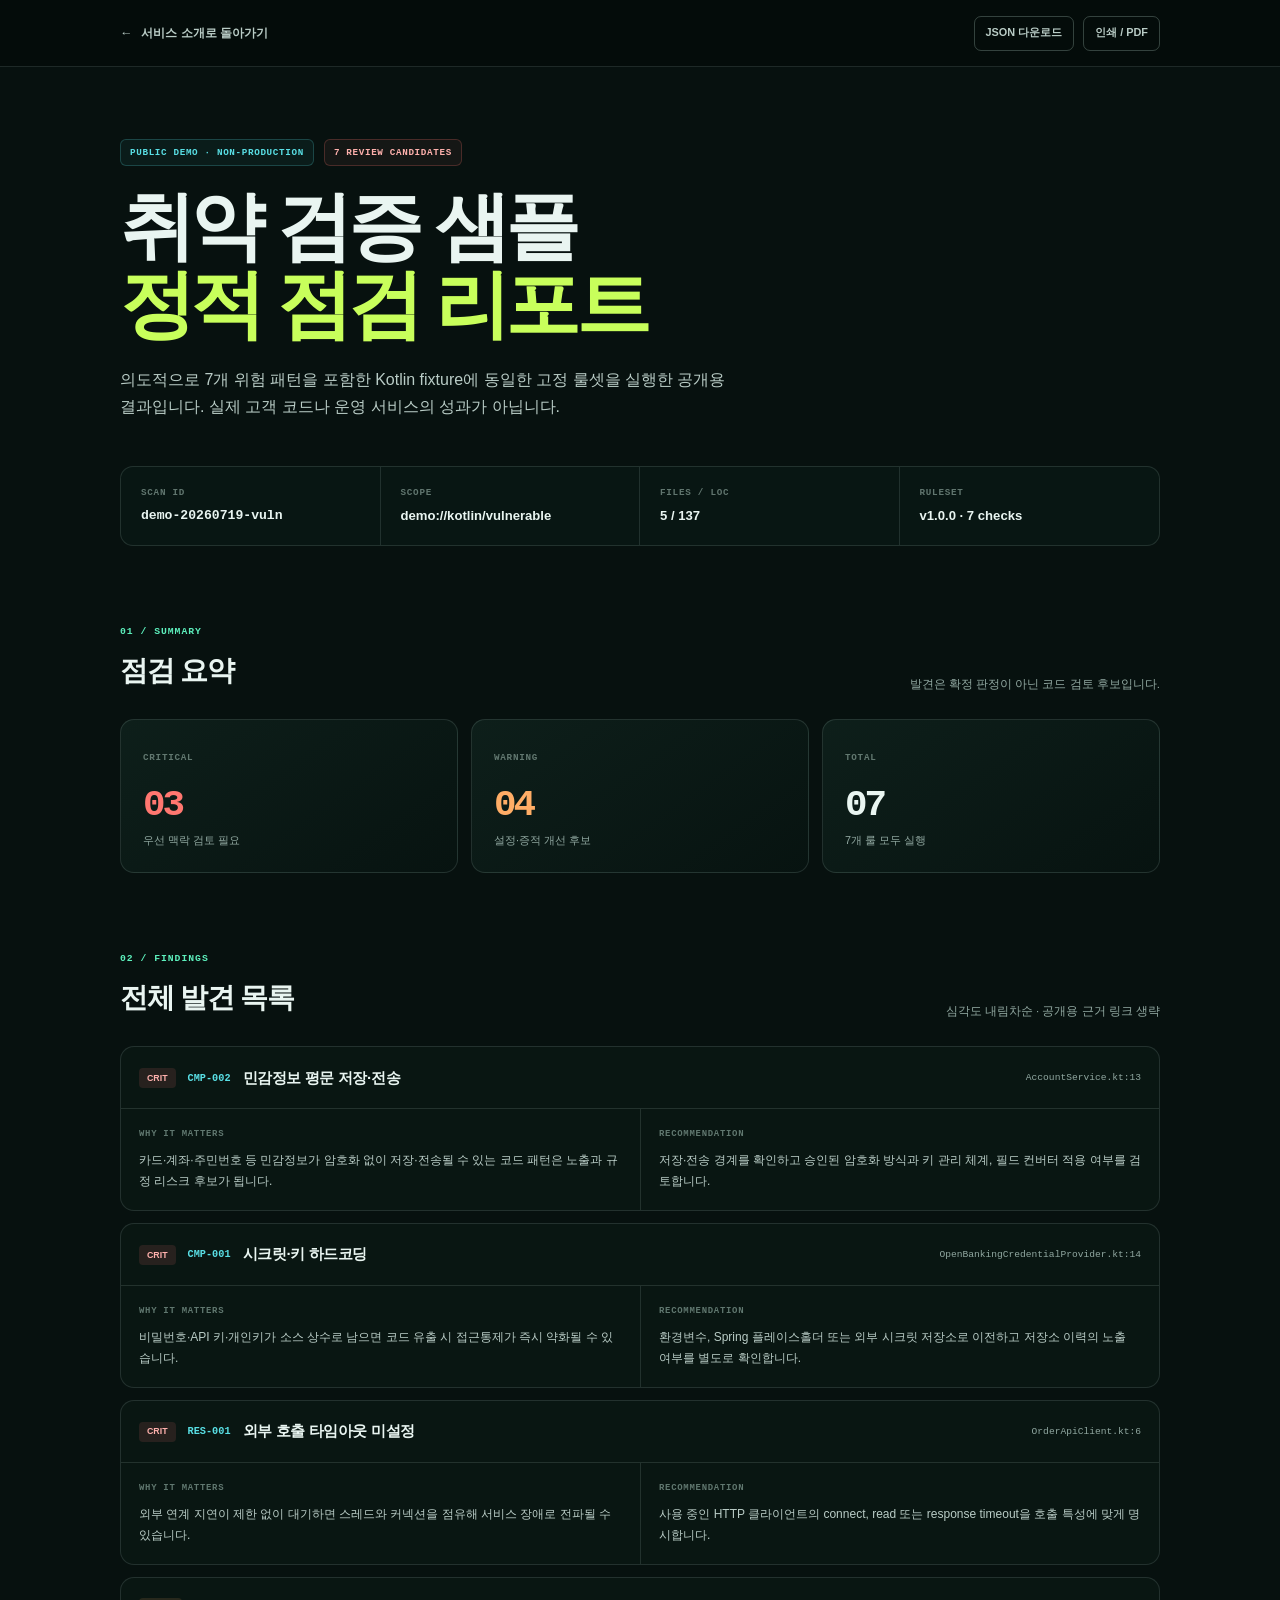
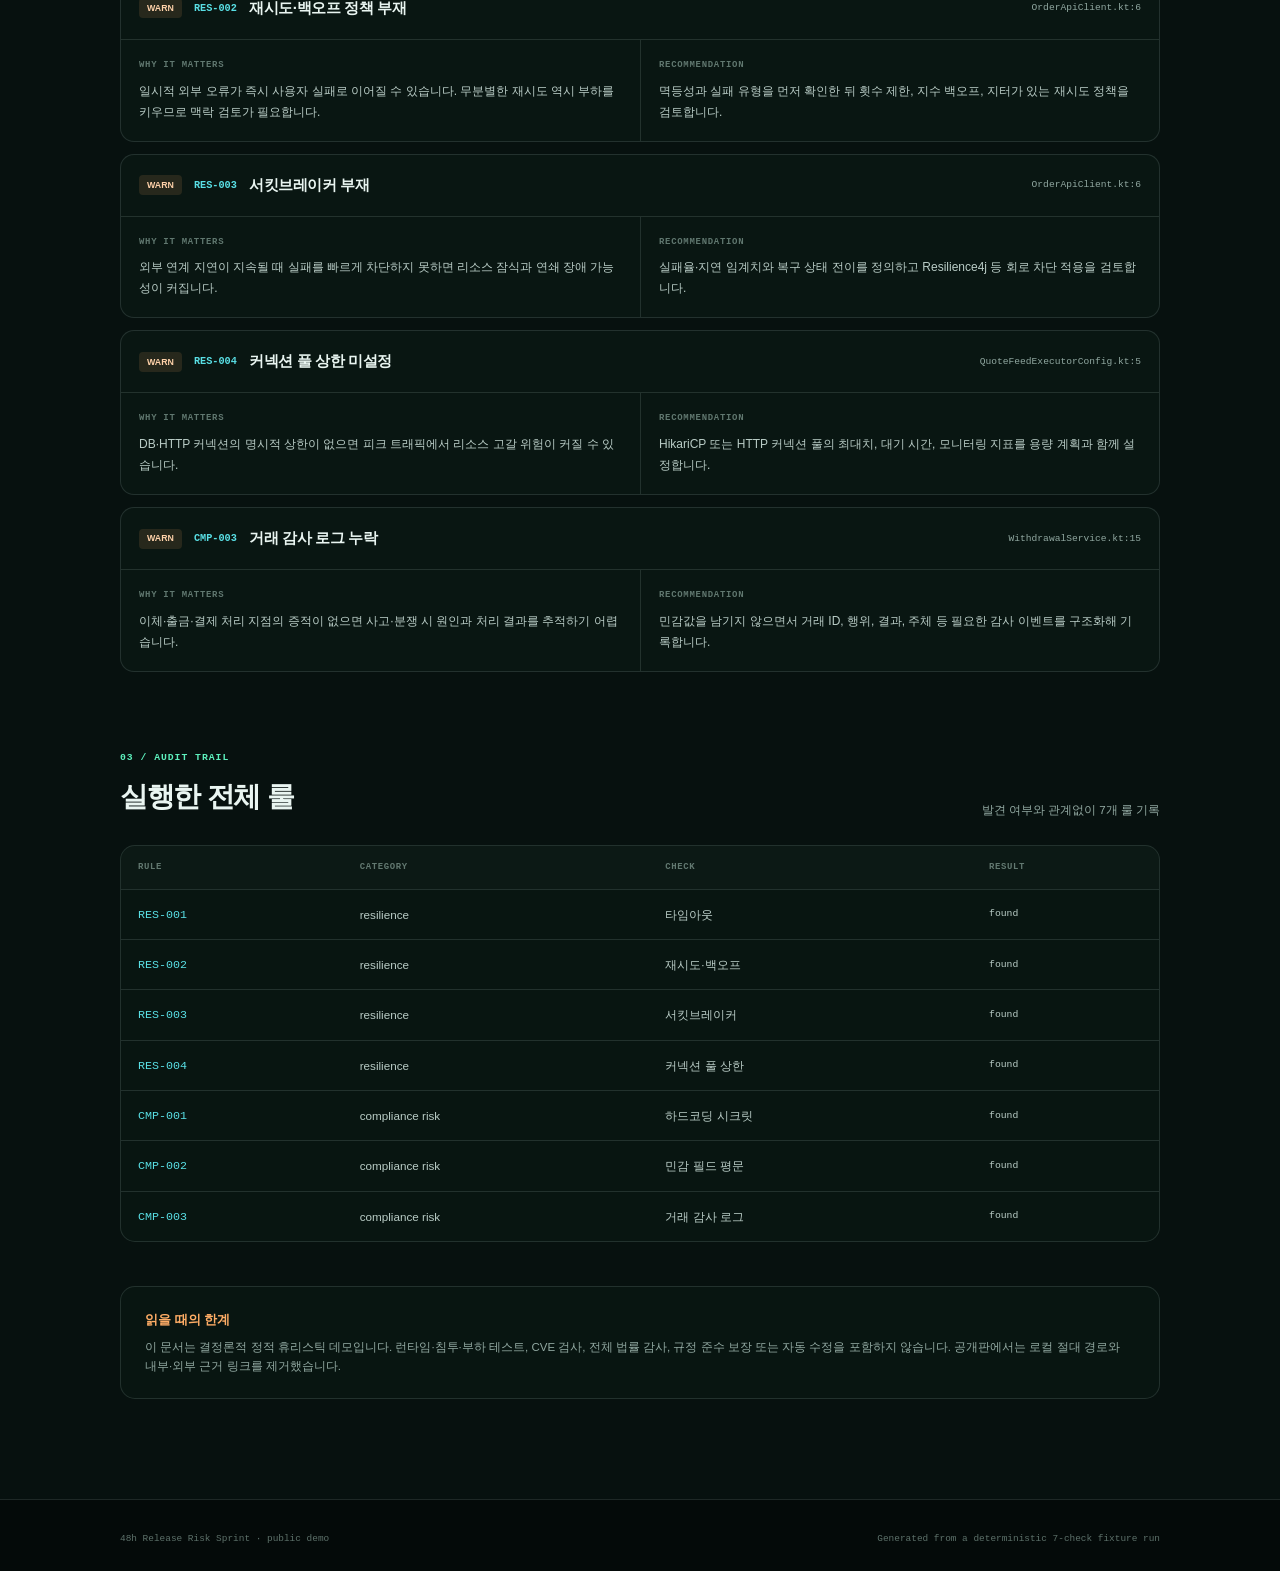
<file: sample-vulnerable.html>
<!doctype html>
<html lang="ko">
<head>
  <meta charset="utf-8">
  <meta name="viewport" content="width=device-width, initial-scale=1">
  <title>취약 샘플 리포트 — 48h Release Risk Sprint</title>
  <meta name="description" content="Kotlin 취약 검증 샘플 5개 파일에서 확인한 7개 정적 리스크 후보의 공개용 리포트입니다.">
  <meta name="robots" content="index,follow">
  <meta name="theme-color" content="#07110f">
  <link rel="icon" href="favicon.svg" type="image/svg+xml">
  <link rel="canonical" href="https://kotlin-finance-risk-sprint.vercel.app/sample-vulnerable">
  <link rel="stylesheet" href="styles.css">
  <link rel="stylesheet" href="report.css">
  <script src="report.js" defer></script>
</head>
<body class="report-body">
  <a class="skip-link" href="#report-main">리포트 본문으로 건너뛰기</a>
  <header class="report-topbar">
    <div class="report-shell report-topbar-inner">
      <a class="report-back" href="index.html#proof"><span aria-hidden="true">←</span> 서비스 소개로 돌아가기</a>
      <div class="report-top-actions">
        <a class="report-action" href="data/vulnerable-findings.json" download>JSON 다운로드</a>
        <button class="report-action" type="button" data-print>인쇄 / PDF</button>
      </div>
    </div>
  </header>

  <main class="report-main" id="report-main">
    <div class="report-shell">
      <section class="report-hero">
        <div class="report-kicker">
          <span class="demo-pill">PUBLIC DEMO · NON-PRODUCTION</span>
          <span class="result-pill vulnerable">7 REVIEW CANDIDATES</span>
        </div>
        <h1>취약 검증 샘플<br><em>정적 점검 리포트</em></h1>
        <p>의도적으로 7개 위험 패턴을 포함한 Kotlin fixture에 동일한 고정 룰셋을 실행한 공개용 결과입니다. 실제 고객 코드나 운영 서비스의 성과가 아닙니다.</p>
        <div class="report-meta" aria-label="점검 메타데이터">
          <div><span>SCAN ID</span><code>demo-20260719-vuln</code></div>
          <div><span>SCOPE</span><strong>demo://kotlin/vulnerable</strong></div>
          <div><span>FILES / LOC</span><strong>5 / 137</strong></div>
          <div><span>RULESET</span><strong>v1.0.0 · 7 checks</strong></div>
        </div>
      </section>

      <section class="report-section" aria-labelledby="summary-title">
        <div class="report-section-heading">
          <div><p>01 / SUMMARY</p><h2 id="summary-title">점검 요약</h2></div>
          <span>발견은 확정 판정이 아닌 코드 검토 후보입니다.</span>
        </div>
        <div class="report-summary">
          <article class="critical-count"><span>CRITICAL</span><strong>03</strong><small>우선 맥락 검토 필요</small></article>
          <article class="warning-count"><span>WARNING</span><strong>04</strong><small>설정·증적 개선 후보</small></article>
          <article><span>TOTAL</span><strong>07</strong><small>7개 룰 모두 실행</small></article>
        </div>
      </section>

      <section class="report-section" aria-labelledby="findings-title">
        <div class="report-section-heading">
          <div><p>02 / FINDINGS</p><h2 id="findings-title">전체 발견 목록</h2></div>
          <span>심각도 내림차순 · 공개용 근거 링크 생략</span>
        </div>
        <div class="finding-list">
          <article class="finding-card">
            <div class="finding-card-head"><span class="severity critical">CRIT</span><span class="rule-id">CMP-002</span><h3>민감정보 평문 저장·전송</h3><code class="finding-location">AccountService.kt:13</code></div>
            <div class="finding-body"><div><span>WHY IT MATTERS</span><p>카드·계좌·주민번호 등 민감정보가 암호화 없이 저장·전송될 수 있는 코드 패턴은 노출과 규정 리스크 후보가 됩니다.</p></div><div><span>RECOMMENDATION</span><p>저장·전송 경계를 확인하고 승인된 암호화 방식과 키 관리 체계, 필드 컨버터 적용 여부를 검토합니다.</p></div></div>
          </article>
          <article class="finding-card">
            <div class="finding-card-head"><span class="severity critical">CRIT</span><span class="rule-id">CMP-001</span><h3>시크릿·키 하드코딩</h3><code class="finding-location">OpenBankingCredentialProvider.kt:14</code></div>
            <div class="finding-body"><div><span>WHY IT MATTERS</span><p>비밀번호·API 키·개인키가 소스 상수로 남으면 코드 유출 시 접근통제가 즉시 약화될 수 있습니다.</p></div><div><span>RECOMMENDATION</span><p>환경변수, Spring 플레이스홀더 또는 외부 시크릿 저장소로 이전하고 저장소 이력의 노출 여부를 별도로 확인합니다.</p></div></div>
          </article>
          <article class="finding-card">
            <div class="finding-card-head"><span class="severity critical">CRIT</span><span class="rule-id">RES-001</span><h3>외부 호출 타임아웃 미설정</h3><code class="finding-location">OrderApiClient.kt:6</code></div>
            <div class="finding-body"><div><span>WHY IT MATTERS</span><p>외부 연계 지연이 제한 없이 대기하면 스레드와 커넥션을 점유해 서비스 장애로 전파될 수 있습니다.</p></div><div><span>RECOMMENDATION</span><p>사용 중인 HTTP 클라이언트의 connect, read 또는 response timeout을 호출 특성에 맞게 명시합니다.</p></div></div>
          </article>
          <article class="finding-card">
            <div class="finding-card-head"><span class="severity warning">WARN</span><span class="rule-id">RES-002</span><h3>재시도·백오프 정책 부재</h3><code class="finding-location">OrderApiClient.kt:6</code></div>
            <div class="finding-body"><div><span>WHY IT MATTERS</span><p>일시적 외부 오류가 즉시 사용자 실패로 이어질 수 있습니다. 무분별한 재시도 역시 부하를 키우므로 맥락 검토가 필요합니다.</p></div><div><span>RECOMMENDATION</span><p>멱등성과 실패 유형을 먼저 확인한 뒤 횟수 제한, 지수 백오프, 지터가 있는 재시도 정책을 검토합니다.</p></div></div>
          </article>
          <article class="finding-card">
            <div class="finding-card-head"><span class="severity warning">WARN</span><span class="rule-id">RES-003</span><h3>서킷브레이커 부재</h3><code class="finding-location">OrderApiClient.kt:6</code></div>
            <div class="finding-body"><div><span>WHY IT MATTERS</span><p>외부 연계 지연이 지속될 때 실패를 빠르게 차단하지 못하면 리소스 잠식과 연쇄 장애 가능성이 커집니다.</p></div><div><span>RECOMMENDATION</span><p>실패율·지연 임계치와 복구 상태 전이를 정의하고 Resilience4j 등 회로 차단 적용을 검토합니다.</p></div></div>
          </article>
          <article class="finding-card">
            <div class="finding-card-head"><span class="severity warning">WARN</span><span class="rule-id">RES-004</span><h3>커넥션 풀 상한 미설정</h3><code class="finding-location">QuoteFeedExecutorConfig.kt:5</code></div>
            <div class="finding-body"><div><span>WHY IT MATTERS</span><p>DB·HTTP 커넥션의 명시적 상한이 없으면 피크 트래픽에서 리소스 고갈 위험이 커질 수 있습니다.</p></div><div><span>RECOMMENDATION</span><p>HikariCP 또는 HTTP 커넥션 풀의 최대치, 대기 시간, 모니터링 지표를 용량 계획과 함께 설정합니다.</p></div></div>
          </article>
          <article class="finding-card">
            <div class="finding-card-head"><span class="severity warning">WARN</span><span class="rule-id">CMP-003</span><h3>거래 감사 로그 누락</h3><code class="finding-location">WithdrawalService.kt:15</code></div>
            <div class="finding-body"><div><span>WHY IT MATTERS</span><p>이체·출금·결제 처리 지점의 증적이 없으면 사고·분쟁 시 원인과 처리 결과를 추적하기 어렵습니다.</p></div><div><span>RECOMMENDATION</span><p>민감값을 남기지 않으면서 거래 ID, 행위, 결과, 주체 등 필요한 감사 이벤트를 구조화해 기록합니다.</p></div></div>
          </article>
        </div>
      </section>

      <section class="report-section" aria-labelledby="audit-title">
        <div class="report-section-heading">
          <div><p>03 / AUDIT TRAIL</p><h2 id="audit-title">실행한 전체 룰</h2></div>
          <span>발견 여부와 관계없이 7개 룰 기록</span>
        </div>
        <div class="audit-panel">
          <table class="audit-table">
            <thead><tr><th>RULE</th><th>CATEGORY</th><th>CHECK</th><th>RESULT</th></tr></thead>
            <tbody>
              <tr><td><code>RES-001</code></td><td>resilience</td><td>타임아웃</td><td class="audit-status">found</td></tr>
              <tr><td><code>RES-002</code></td><td>resilience</td><td>재시도·백오프</td><td class="audit-status">found</td></tr>
              <tr><td><code>RES-003</code></td><td>resilience</td><td>서킷브레이커</td><td class="audit-status">found</td></tr>
              <tr><td><code>RES-004</code></td><td>resilience</td><td>커넥션 풀 상한</td><td class="audit-status">found</td></tr>
              <tr><td><code>CMP-001</code></td><td>compliance risk</td><td>하드코딩 시크릿</td><td class="audit-status">found</td></tr>
              <tr><td><code>CMP-002</code></td><td>compliance risk</td><td>민감 필드 평문</td><td class="audit-status">found</td></tr>
              <tr><td><code>CMP-003</code></td><td>compliance risk</td><td>거래 감사 로그</td><td class="audit-status">found</td></tr>
            </tbody>
          </table>
        </div>
      </section>

      <aside class="report-note">
        <strong>읽을 때의 한계</strong>
        <p>이 문서는 결정론적 정적 휴리스틱 데모입니다. 런타임·침투·부하 테스트, CVE 검사, 전체 법률 감사, 규정 준수 보장 또는 자동 수정을 포함하지 않습니다. 공개판에서는 로컬 절대 경로와 내부·외부 근거 링크를 제거했습니다.</p>
      </aside>
    </div>
  </main>

  <footer class="report-footer"><div class="report-shell report-footer-inner"><span>48h Release Risk Sprint · public demo</span><span>Generated from a deterministic 7-check fixture run</span></div></footer>
</body>
</html>
</file>
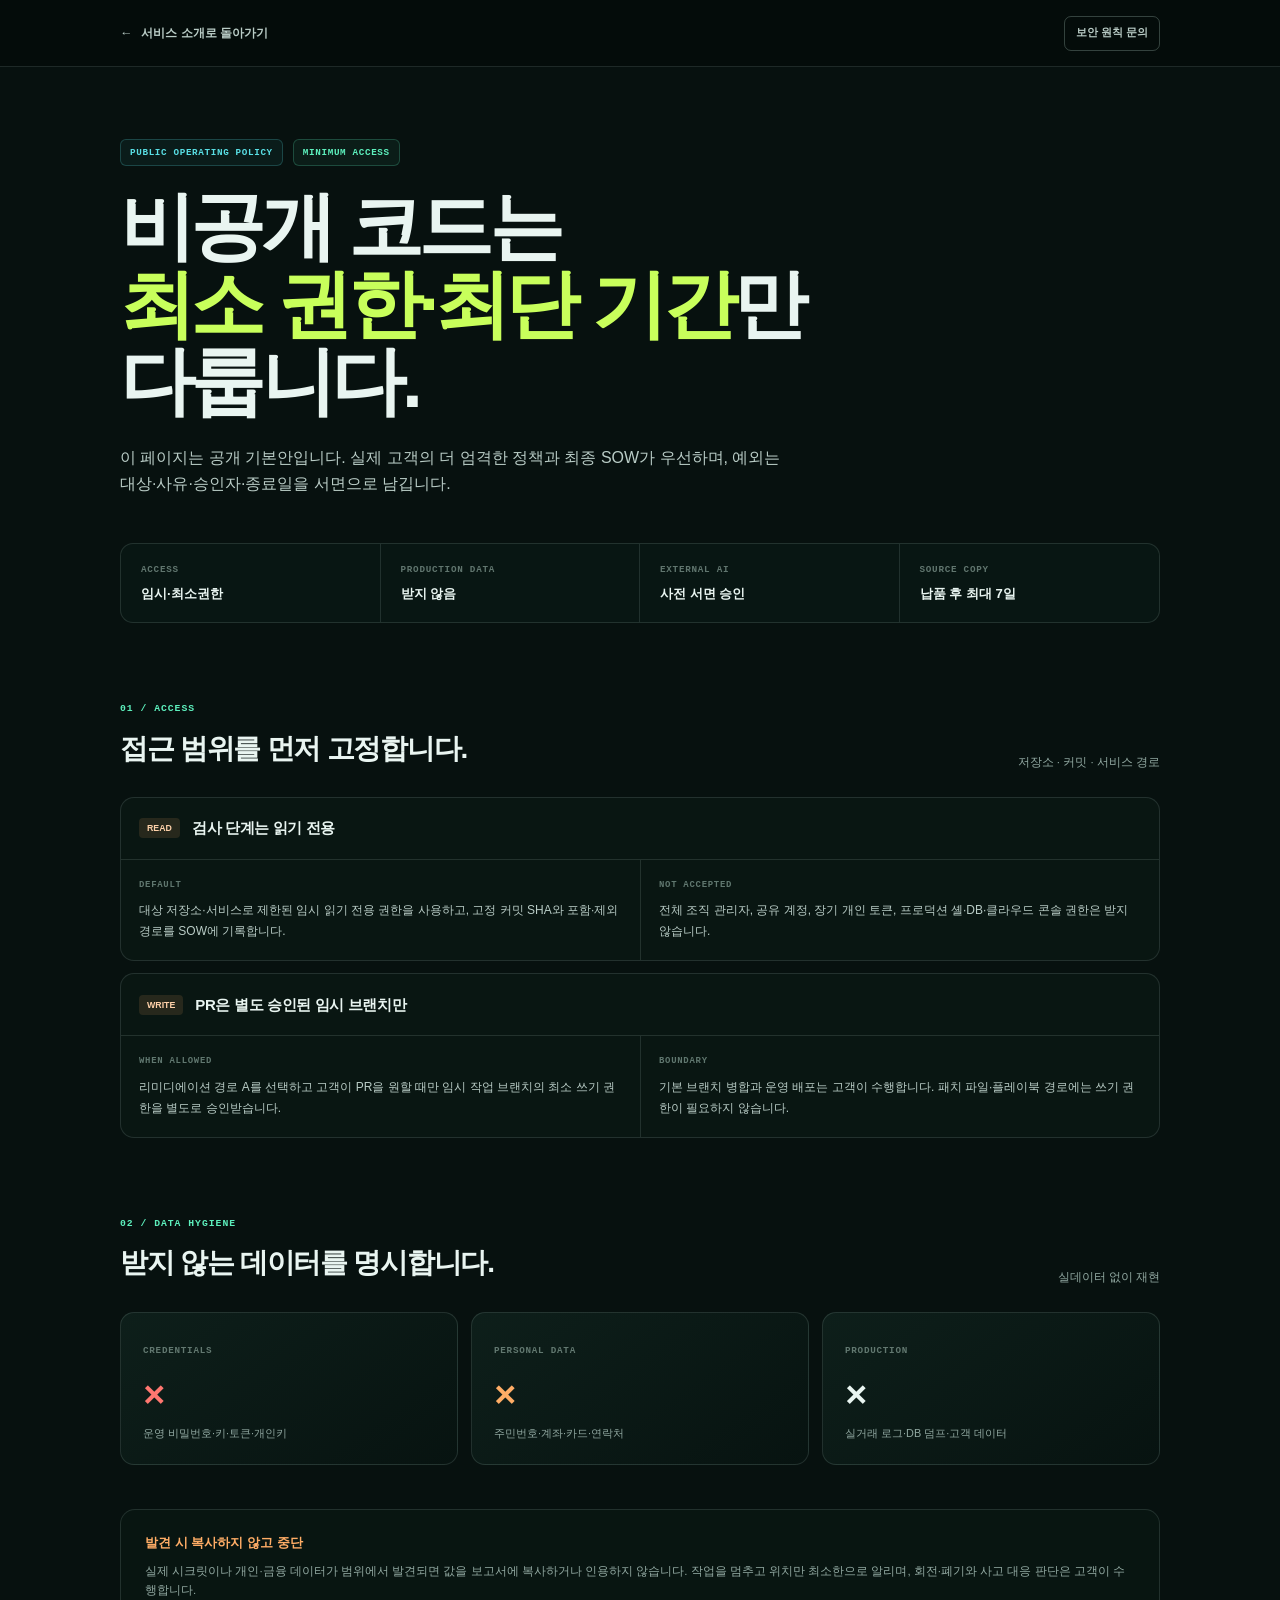
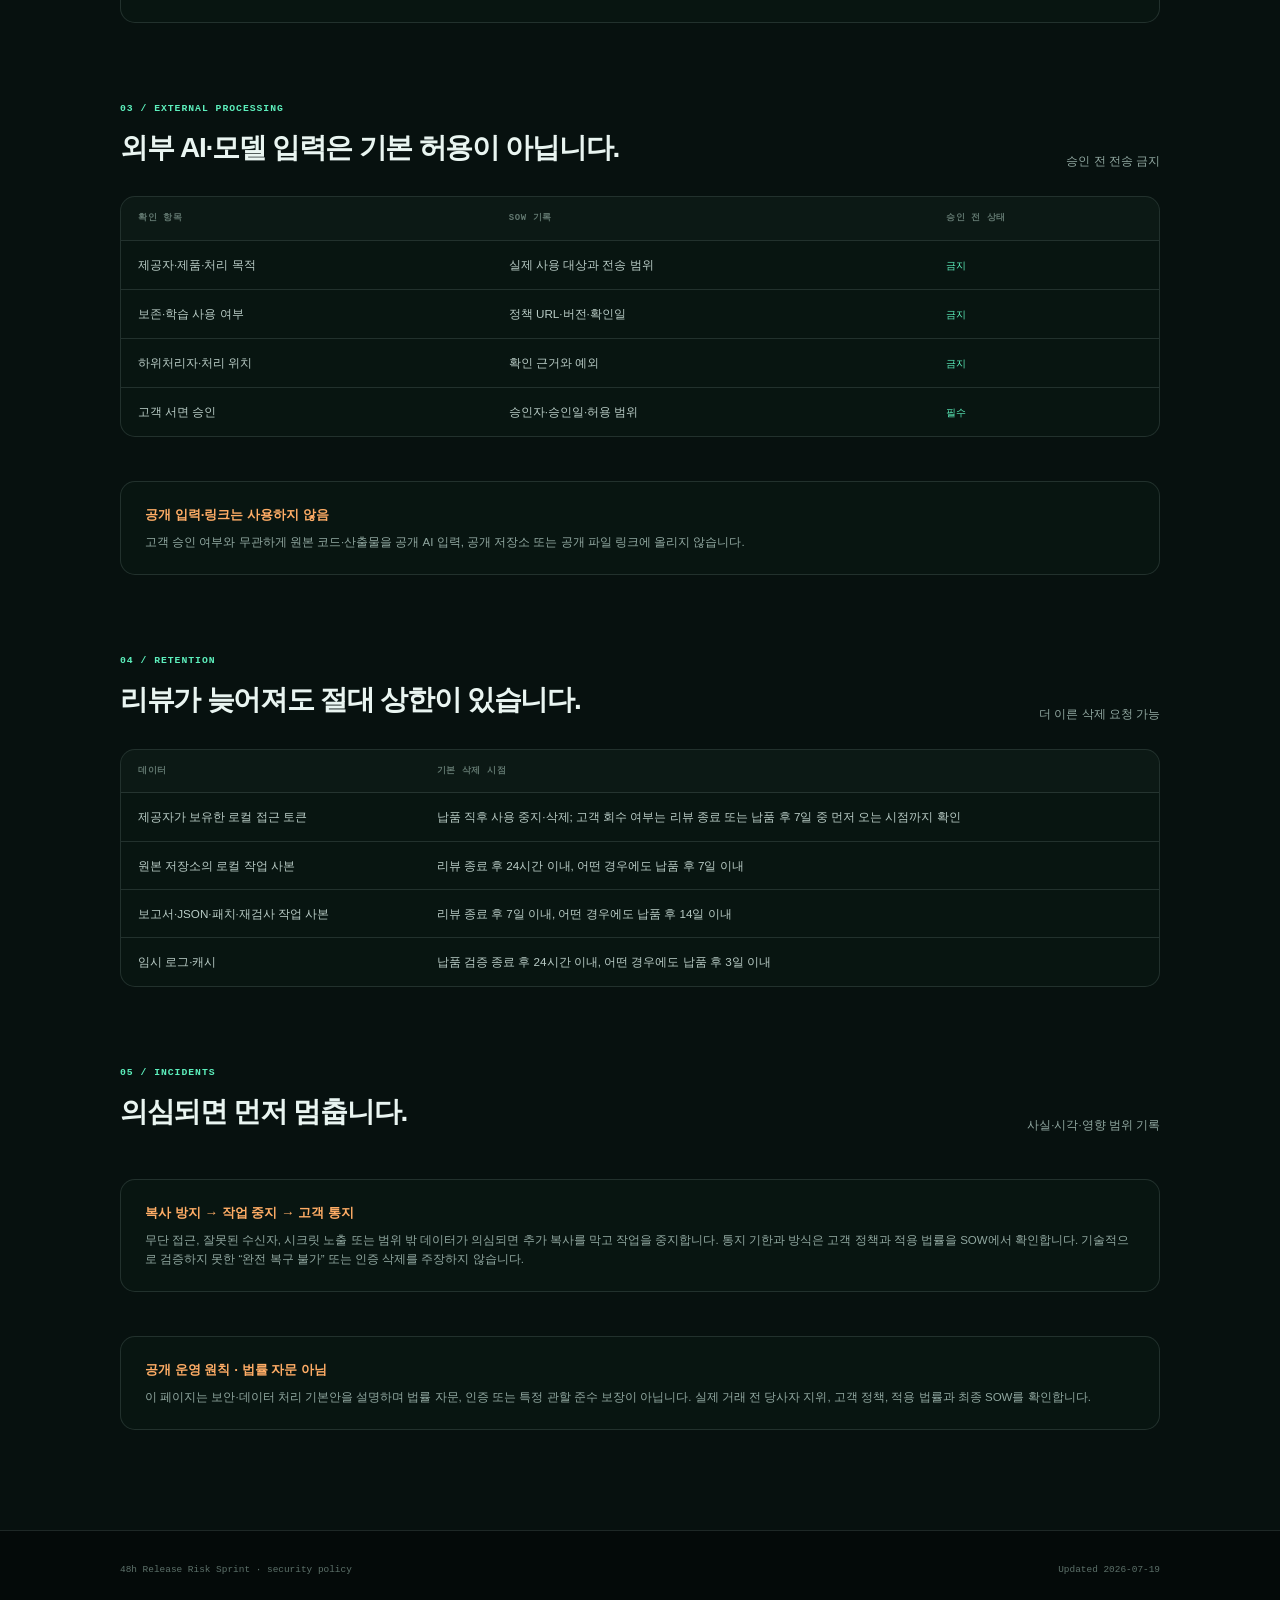
<file: security.html>
<!doctype html>
<html lang="ko">
<head>
  <meta charset="utf-8">
  <meta name="viewport" content="width=device-width, initial-scale=1">
  <title>보안·데이터 처리 원칙 — 48h Release Risk Sprint</title>
  <meta name="description" content="48h Release Risk Sprint의 저장소 접근, 금지 데이터, 외부 AI 승인, 보존·삭제 원칙을 공개합니다.">
  <meta name="robots" content="index,follow">
  <meta name="theme-color" content="#07110f">
  <link rel="icon" href="favicon.svg" type="image/svg+xml">
  <link rel="canonical" href="https://kotlin-finance-risk-sprint.vercel.app/security">
  <link rel="stylesheet" href="styles.css">
  <link rel="stylesheet" href="report.css">
</head>
<body class="report-body">
  <a class="skip-link" href="#security-main">보안 원칙 본문으로 건너뛰기</a>
  <header class="report-topbar">
    <div class="report-shell report-topbar-inner">
      <a class="report-back" href="index.html#limits"><span aria-hidden="true">←</span> 서비스 소개로 돌아가기</a>
      <div class="report-top-actions"><a class="report-action" href="mailto:ngsk2784@gmail.com?subject=%5BRelease%20Risk%20Sprint%5D%20%EB%B3%B4%EC%95%88%C2%B7%EB%8D%B0%EC%9D%B4%ED%84%B0%20%EC%B2%98%EB%A6%AC%20%EB%AC%B8%EC%9D%98">보안 원칙 문의</a></div>
    </div>
  </header>

  <main class="report-main" id="security-main">
    <div class="report-shell">
      <section class="report-hero">
        <div class="report-kicker"><span class="demo-pill">PUBLIC OPERATING POLICY</span><span class="result-pill clean">MINIMUM ACCESS</span></div>
        <h1>비공개 코드는<br><em>최소 권한·최단 기간</em>만 다룹니다.</h1>
        <p>이 페이지는 공개 기본안입니다. 실제 고객의 더 엄격한 정책과 최종 SOW가 우선하며, 예외는 대상·사유·승인자·종료일을 서면으로 남깁니다.</p>
        <div class="report-meta" aria-label="핵심 보안 조건">
          <div><span>ACCESS</span><strong>임시·최소권한</strong></div>
          <div><span>PRODUCTION DATA</span><strong>받지 않음</strong></div>
          <div><span>EXTERNAL AI</span><strong>사전 서면 승인</strong></div>
          <div><span>SOURCE COPY</span><strong>납품 후 최대 7일</strong></div>
        </div>
      </section>

      <section class="report-section" aria-labelledby="access-title">
        <div class="report-section-heading"><div><p>01 / ACCESS</p><h2 id="access-title">접근 범위를 먼저 고정합니다.</h2></div><span>저장소 · 커밋 · 서비스 경로</span></div>
        <div class="finding-list">
          <article class="finding-card"><div class="finding-card-head"><span class="severity warning">READ</span><h3>검사 단계는 읽기 전용</h3></div><div class="finding-body"><div><span>DEFAULT</span><p>대상 저장소·서비스로 제한된 임시 읽기 전용 권한을 사용하고, 고정 커밋 SHA와 포함·제외 경로를 SOW에 기록합니다.</p></div><div><span>NOT ACCEPTED</span><p>전체 조직 관리자, 공유 계정, 장기 개인 토큰, 프로덕션 셸·DB·클라우드 콘솔 권한은 받지 않습니다.</p></div></div></article>
          <article class="finding-card"><div class="finding-card-head"><span class="severity warning">WRITE</span><h3>PR은 별도 승인된 임시 브랜치만</h3></div><div class="finding-body"><div><span>WHEN ALLOWED</span><p>리미디에이션 경로 A를 선택하고 고객이 PR을 원할 때만 임시 작업 브랜치의 최소 쓰기 권한을 별도로 승인받습니다.</p></div><div><span>BOUNDARY</span><p>기본 브랜치 병합과 운영 배포는 고객이 수행합니다. 패치 파일·플레이북 경로에는 쓰기 권한이 필요하지 않습니다.</p></div></div></article>
        </div>
      </section>

      <section class="report-section" aria-labelledby="data-title">
        <div class="report-section-heading"><div><p>02 / DATA HYGIENE</p><h2 id="data-title">받지 않는 데이터를 명시합니다.</h2></div><span>실데이터 없이 재현</span></div>
        <div class="report-summary">
          <article class="critical-count"><span>CREDENTIALS</span><strong>×</strong><small>운영 비밀번호·키·토큰·개인키</small></article>
          <article class="warning-count"><span>PERSONAL DATA</span><strong>×</strong><small>주민번호·계좌·카드·연락처</small></article>
          <article><span>PRODUCTION</span><strong>×</strong><small>실거래 로그·DB 덤프·고객 데이터</small></article>
        </div>
        <aside class="report-note"><strong>발견 시 복사하지 않고 중단</strong><p>실제 시크릿이나 개인·금융 데이터가 범위에서 발견되면 값을 보고서에 복사하거나 인용하지 않습니다. 작업을 멈추고 위치만 최소한으로 알리며, 회전·폐기와 사고 대응 판단은 고객이 수행합니다.</p></aside>
      </section>

      <section class="report-section" aria-labelledby="ai-title">
        <div class="report-section-heading"><div><p>03 / EXTERNAL PROCESSING</p><h2 id="ai-title">외부 AI·모델 입력은 기본 허용이 아닙니다.</h2></div><span>승인 전 전송 금지</span></div>
        <div class="audit-panel"><table class="audit-table"><thead><tr><th>확인 항목</th><th>SOW 기록</th><th>승인 전 상태</th></tr></thead><tbody>
          <tr><td>제공자·제품·처리 목적</td><td>실제 사용 대상과 전송 범위</td><td><span class="audit-status clear">금지</span></td></tr>
          <tr><td>보존·학습 사용 여부</td><td>정책 URL·버전·확인일</td><td><span class="audit-status clear">금지</span></td></tr>
          <tr><td>하위처리자·처리 위치</td><td>확인 근거와 예외</td><td><span class="audit-status clear">금지</span></td></tr>
          <tr><td>고객 서면 승인</td><td>승인자·승인일·허용 범위</td><td><span class="audit-status clear">필수</span></td></tr>
        </tbody></table></div>
        <aside class="report-note"><strong>공개 입력·링크는 사용하지 않음</strong><p>고객 승인 여부와 무관하게 원본 코드·산출물을 공개 AI 입력, 공개 저장소 또는 공개 파일 링크에 올리지 않습니다.</p></aside>
      </section>

      <section class="report-section" aria-labelledby="retention-title">
        <div class="report-section-heading"><div><p>04 / RETENTION</p><h2 id="retention-title">리뷰가 늦어져도 절대 상한이 있습니다.</h2></div><span>더 이른 삭제 요청 가능</span></div>
        <div class="audit-panel"><table class="audit-table"><thead><tr><th>데이터</th><th>기본 삭제 시점</th></tr></thead><tbody>
          <tr><td>제공자가 보유한 로컬 접근 토큰</td><td>납품 직후 사용 중지·삭제; 고객 회수 여부는 리뷰 종료 또는 납품 후 7일 중 먼저 오는 시점까지 확인</td></tr>
          <tr><td>원본 저장소의 로컬 작업 사본</td><td>리뷰 종료 후 24시간 이내, 어떤 경우에도 납품 후 7일 이내</td></tr>
          <tr><td>보고서·JSON·패치·재검사 작업 사본</td><td>리뷰 종료 후 7일 이내, 어떤 경우에도 납품 후 14일 이내</td></tr>
          <tr><td>임시 로그·캐시</td><td>납품 검증 종료 후 24시간 이내, 어떤 경우에도 납품 후 3일 이내</td></tr>
        </tbody></table></div>
      </section>

      <section class="report-section" aria-labelledby="incident-title">
        <div class="report-section-heading"><div><p>05 / INCIDENTS</p><h2 id="incident-title">의심되면 먼저 멈춥니다.</h2></div><span>사실·시각·영향 범위 기록</span></div>
        <aside class="report-note"><strong>복사 방지 → 작업 중지 → 고객 통지</strong><p>무단 접근, 잘못된 수신자, 시크릿 노출 또는 범위 밖 데이터가 의심되면 추가 복사를 막고 작업을 중지합니다. 통지 기한과 방식은 고객 정책과 적용 법률을 SOW에서 확인합니다. 기술적으로 검증하지 못한 “완전 복구 불가” 또는 인증 삭제를 주장하지 않습니다.</p></aside>
      </section>

      <aside class="report-note"><strong>공개 운영 원칙 · 법률 자문 아님</strong><p>이 페이지는 보안·데이터 처리 기본안을 설명하며 법률 자문, 인증 또는 특정 관할 준수 보장이 아닙니다. 실제 거래 전 당사자 지위, 고객 정책, 적용 법률과 최종 SOW를 확인합니다.</p></aside>
    </div>
  </main>

  <footer class="report-footer"><div class="report-shell report-footer-inner"><span>48h Release Risk Sprint · security policy</span><span>Updated 2026-07-19</span></div></footer>
</body>
</html>
</file>
<file: styles.css>
:root {
  --ink: #e9f5f1;
  --muted: #91a8a1;
  --muted-strong: #b9ccc6;
  --bg: #07110f;
  --bg-deep: #040a09;
  --panel: #0b1815;
  --panel-raised: #10211d;
  --line: rgba(188, 220, 210, 0.14);
  --line-strong: rgba(188, 220, 210, 0.26);
  --acid: #c8ff5b;
  --acid-dim: #9fd338;
  --mint: #5df0bd;
  --cyan: #59dfe5;
  --orange: #ffad66;
  --red: #ff7770;
  --shadow: 0 30px 80px rgba(0, 0, 0, 0.38);
  --radius: 22px;
  --mono: "SFMono-Regular", Consolas, "Liberation Mono", Menlo, monospace;
  --sans: "Pretendard Variable", Pretendard, "SUIT Variable", "Noto Sans KR", Inter, -apple-system, BlinkMacSystemFont, "Segoe UI", sans-serif;
}

*,
*::before,
*::after {
  box-sizing: border-box;
}

html {
  scroll-behavior: smooth;
  scroll-padding-top: 88px;
}

body {
  margin: 0;
  color: var(--ink);
  background:
    radial-gradient(circle at 72% 8%, rgba(93, 240, 189, 0.09), transparent 26rem),
    radial-gradient(circle at 18% 31%, rgba(89, 223, 229, 0.045), transparent 30rem),
    var(--bg);
  font-family: var(--sans);
  font-size: 16px;
  line-height: 1.65;
  -webkit-font-smoothing: antialiased;
  text-rendering: optimizeLegibility;
}

a {
  color: inherit;
  text-decoration: none;
}

img,
svg {
  display: block;
  max-width: 100%;
}

button,
a {
  -webkit-tap-highlight-color: transparent;
}

:focus-visible {
  outline: 3px solid var(--acid);
  outline-offset: 4px;
}

::selection {
  color: #07110f;
  background: var(--acid);
}

.shell {
  width: min(1180px, calc(100% - 48px));
  margin-inline: auto;
}

.skip-link {
  position: fixed;
  z-index: 999;
  top: 10px;
  left: 10px;
  padding: 10px 16px;
  color: var(--bg);
  background: var(--acid);
  border-radius: 8px;
  font-weight: 800;
  transform: translateY(-160%);
}

.skip-link:focus {
  transform: translateY(0);
}

.site-header {
  position: sticky;
  z-index: 50;
  top: 0;
  border-bottom: 1px solid rgba(188, 220, 210, 0.1);
  background: rgba(5, 13, 11, 0.78);
  backdrop-filter: blur(18px);
}

.nav-wrap {
  display: flex;
  align-items: center;
  justify-content: space-between;
  min-height: 72px;
  gap: 32px;
}

.brand {
  display: inline-flex;
  align-items: center;
  flex: 0 0 auto;
  gap: 11px;
  font-size: 0.92rem;
  letter-spacing: -0.01em;
}

.brand strong {
  color: var(--muted);
  font-weight: 550;
}

.brand-mark {
  display: grid;
  width: 34px;
  height: 34px;
  place-items: center;
  color: #09120f;
  background: var(--acid);
  border-radius: 9px;
  box-shadow: 0 0 28px rgba(200, 255, 91, 0.16);
  font-family: var(--mono);
  font-size: 0.72rem;
  font-weight: 900;
}

.site-nav {
  display: flex;
  align-items: center;
  gap: 28px;
  color: var(--muted-strong);
  font-size: 0.86rem;
  font-weight: 650;
}

.site-nav > a:not(.nav-cta) {
  transition: color 160ms ease;
}

.site-nav > a:not(.nav-cta):hover {
  color: var(--ink);
}

.nav-cta {
  padding: 9px 15px;
  color: var(--ink);
  border: 1px solid var(--line-strong);
  border-radius: 999px;
  transition: border-color 160ms ease, background 160ms ease;
}

.nav-cta:hover {
  border-color: rgba(200, 255, 91, 0.48);
  background: rgba(200, 255, 91, 0.07);
}

.hero {
  position: relative;
  overflow: hidden;
  padding: 112px 0 104px;
}

.hero::before {
  position: absolute;
  inset: 0;
  content: "";
  pointer-events: none;
  opacity: 0.28;
  background-image:
    linear-gradient(rgba(181, 217, 206, 0.07) 1px, transparent 1px),
    linear-gradient(90deg, rgba(181, 217, 206, 0.07) 1px, transparent 1px);
  background-size: 64px 64px;
  mask-image: linear-gradient(to bottom, black 0%, transparent 82%);
}

.hero::after {
  position: absolute;
  top: -18rem;
  left: 62%;
  width: 42rem;
  height: 42rem;
  content: "";
  pointer-events: none;
  border: 1px solid rgba(200, 255, 91, 0.11);
  border-radius: 50%;
  box-shadow:
    0 0 0 90px rgba(200, 255, 91, 0.015),
    0 0 0 180px rgba(200, 255, 91, 0.01);
}

.hero-grid {
  position: relative;
  z-index: 1;
  display: grid;
  grid-template-columns: minmax(0, 1.08fr) minmax(420px, 0.92fr);
  align-items: center;
  gap: 74px;
}

.eyebrow {
  display: flex;
  align-items: center;
  gap: 10px;
  margin: 0 0 19px;
  color: var(--mint);
  font-family: var(--mono);
  font-size: 0.74rem;
  font-weight: 700;
  letter-spacing: 0.11em;
  line-height: 1.4;
  text-transform: uppercase;
}

.status-dot {
  width: 7px;
  height: 7px;
  background: var(--acid);
  border-radius: 50%;
  box-shadow: 0 0 0 5px rgba(200, 255, 91, 0.1), 0 0 18px rgba(200, 255, 91, 0.6);
}

.hero h1,
.section h2,
.final-cta h2 {
  margin: 0;
  font-weight: 780;
  letter-spacing: -0.055em;
  line-height: 1.08;
  word-break: keep-all;
}

.hero h1 {
  max-width: 700px;
  font-size: clamp(2.75rem, 5.2vw, 5rem);
}

.hero h1 em {
  color: var(--acid);
  font-style: normal;
}

.hero-lead {
  max-width: 640px;
  margin: 27px 0 0;
  color: var(--muted-strong);
  font-size: 1.12rem;
  letter-spacing: -0.02em;
  line-height: 1.72;
  word-break: keep-all;
}

.hero-actions {
  display: flex;
  flex-wrap: wrap;
  gap: 12px;
  margin-top: 35px;
}

.button {
  display: inline-flex;
  min-height: 50px;
  align-items: center;
  justify-content: center;
  gap: 12px;
  padding: 12px 20px;
  border: 1px solid transparent;
  border-radius: 11px;
  font-size: 0.92rem;
  font-weight: 800;
  letter-spacing: -0.01em;
  line-height: 1.25;
  transition: transform 160ms ease, box-shadow 160ms ease, background 160ms ease, border-color 160ms ease;
}

.button:hover {
  transform: translateY(-2px);
}

.button-primary {
  color: #0a120f;
  background: var(--acid);
  box-shadow: 0 14px 35px rgba(160, 219, 51, 0.14);
}

.button-primary:hover {
  background: #d5ff7f;
  box-shadow: 0 17px 40px rgba(160, 219, 51, 0.22);
}

.button-secondary {
  color: var(--ink);
  border-color: var(--line-strong);
  background: rgba(255, 255, 255, 0.025);
}

.button-secondary:hover {
  border-color: rgba(93, 240, 189, 0.42);
  background: rgba(93, 240, 189, 0.06);
}

.button-wide {
  width: 100%;
}

.hero-note {
  margin: 18px 0 0;
  color: var(--muted);
  font-family: var(--mono);
  font-size: 0.72rem;
  letter-spacing: -0.01em;
}

.scan-window {
  position: relative;
  overflow: hidden;
  border: 1px solid var(--line-strong);
  border-radius: 18px;
  background: rgba(7, 18, 15, 0.94);
  box-shadow: var(--shadow), 0 0 90px rgba(93, 240, 189, 0.05);
  transform: perspective(1200px) rotateY(-2.5deg) rotateX(1.5deg);
}

.scan-window::after {
  position: absolute;
  inset: 0;
  content: "";
  pointer-events: none;
  background: linear-gradient(125deg, rgba(255, 255, 255, 0.035), transparent 28%);
}

.window-bar {
  display: grid;
  grid-template-columns: 1fr auto 1fr;
  align-items: center;
  min-height: 43px;
  padding: 0 15px;
  color: #698179;
  border-bottom: 1px solid var(--line);
  background: #0d1b18;
  font-family: var(--mono);
  font-size: 0.64rem;
}

.window-dots {
  display: flex;
  gap: 6px;
}

.window-dots i {
  width: 8px;
  height: 8px;
  background: #344c45;
  border-radius: 50%;
}

.window-dots i:first-child {
  background: var(--red);
}

.window-dots i:nth-child(2) {
  background: var(--orange);
}

.window-dots i:last-child {
  background: var(--mint);
}

.window-state {
  justify-self: end;
  color: var(--mint);
}

.window-body {
  padding: 27px;
}

.scan-command {
  color: var(--muted-strong);
  font-family: var(--mono);
  font-size: 0.78rem;
}

.scan-command span {
  margin-right: 9px;
  color: var(--acid);
}

.scan-progress {
  overflow: hidden;
  height: 3px;
  margin: 20px 0 15px;
  background: #142722;
  border-radius: 99px;
}

.scan-progress span {
  display: block;
  width: 100%;
  height: 100%;
  background: linear-gradient(90deg, var(--mint), var(--acid));
  box-shadow: 0 0 12px var(--mint);
}

.scan-meta {
  display: flex;
  flex-wrap: wrap;
  gap: 18px;
  color: #617871;
  font-family: var(--mono);
  font-size: 0.59rem;
  letter-spacing: 0.05em;
}

.scan-meta b {
  color: var(--muted-strong);
  font-weight: 600;
}

.scan-result {
  display: flex;
  align-items: center;
  gap: 17px;
  margin: 26px 0 22px;
  padding: 18px;
  border: 1px solid rgba(255, 119, 112, 0.18);
  background: rgba(255, 119, 112, 0.045);
  border-radius: 12px;
}

.result-count {
  color: var(--red);
  font-family: var(--mono);
  font-size: 2.25rem;
  font-weight: 700;
  letter-spacing: -0.08em;
  line-height: 1;
}

.scan-result div {
  display: grid;
  gap: 1px;
}

.scan-result strong {
  color: var(--ink);
  font-size: 0.91rem;
}

.scan-result small {
  color: var(--muted);
  font-family: var(--mono);
  font-size: 0.66rem;
}

.scan-list {
  display: grid;
  gap: 10px;
  margin: 0;
  padding: 0;
  list-style: none;
}

.scan-list li {
  display: grid;
  grid-template-columns: 45px minmax(0, 1fr) auto;
  align-items: center;
  gap: 12px;
  min-height: 34px;
  padding: 7px 10px;
  border-bottom: 1px solid rgba(188, 220, 210, 0.08);
  font-family: var(--mono);
  font-size: 0.61rem;
}

.severity {
  display: inline-flex;
  width: 40px;
  height: 20px;
  align-items: center;
  justify-content: center;
  border-radius: 4px;
  font-size: 0.55rem;
  font-weight: 800;
}

.severity.critical {
  color: #ffb1ad;
  background: rgba(255, 119, 112, 0.12);
}

.severity.warning {
  color: #ffd2aa;
  background: rgba(255, 173, 102, 0.12);
}

.scan-list code {
  overflow: hidden;
  color: var(--muted-strong);
  text-overflow: ellipsis;
  white-space: nowrap;
}

.scan-list b {
  color: #6f8980;
  font-weight: 500;
}

.demo-label {
  margin: 19px 0 0;
  color: #5c716a;
  font-size: 0.66rem;
  text-align: right;
}

.signal-strip {
  border-top: 1px solid var(--line);
  border-bottom: 1px solid var(--line);
  background: rgba(5, 13, 11, 0.64);
}

.signal-grid {
  display: grid;
  grid-template-columns: repeat(4, 1fr);
}

.signal-grid > div {
  position: relative;
  display: grid;
  gap: 1px;
  min-height: 118px;
  align-content: center;
  padding: 24px 28px 24px 52px;
  border-right: 1px solid var(--line);
}

.signal-grid > div:first-child {
  border-left: 1px solid var(--line);
}

.signal-grid span {
  position: absolute;
  top: 25px;
  left: 23px;
  color: #526861;
  font-family: var(--mono);
  font-size: 0.6rem;
}

.signal-grid strong {
  font-size: 1.08rem;
  letter-spacing: -0.03em;
}

.signal-grid small {
  color: var(--muted);
  font-size: 0.74rem;
}

.section {
  padding: 128px 0;
}

.section-heading {
  margin-bottom: 51px;
}

.section-heading h2,
.section h2,
.final-cta h2 {
  font-size: clamp(2.15rem, 4vw, 3.7rem);
}

.split-heading {
  display: grid;
  grid-template-columns: 1.2fr 0.8fr;
  align-items: end;
  gap: 80px;
}

.split-heading > p {
  max-width: 460px;
  margin: 0 0 2px;
  color: var(--muted-strong);
  word-break: keep-all;
}

.check-columns {
  display: grid;
  grid-template-columns: 1fr 1fr;
  gap: 18px;
}

.check-group {
  overflow: hidden;
  border: 1px solid var(--line);
  border-radius: var(--radius);
  background: linear-gradient(145deg, rgba(16, 36, 30, 0.95), rgba(8, 20, 17, 0.95));
}

.check-group.compliance {
  background: linear-gradient(145deg, rgba(18, 32, 33, 0.95), rgba(8, 18, 18, 0.95));
}

.group-head {
  display: flex;
  align-items: center;
  gap: 17px;
  min-height: 116px;
  padding: 24px 28px;
  border-bottom: 1px solid var(--line);
}

.group-index {
  display: grid;
  width: 52px;
  height: 52px;
  flex: 0 0 auto;
  place-items: center;
  color: var(--acid);
  border: 1px solid rgba(200, 255, 91, 0.23);
  background: rgba(200, 255, 91, 0.05);
  border-radius: 14px;
  font-family: var(--mono);
  font-size: 1.1rem;
}

.compliance .group-index {
  color: var(--cyan);
  border-color: rgba(89, 223, 229, 0.23);
  background: rgba(89, 223, 229, 0.05);
}

.group-head p {
  margin: 0 0 2px;
  color: var(--mint);
  font-family: var(--mono);
  font-size: 0.62rem;
  font-weight: 700;
  letter-spacing: 0.12em;
}

.compliance .group-head p {
  color: var(--cyan);
}

.group-head h3 {
  margin: 0;
  font-size: 1.17rem;
  letter-spacing: -0.035em;
}

.check-list {
  margin: 0;
  padding: 0;
  list-style: none;
}

.check-list li {
  display: grid;
  grid-template-columns: 38px 1fr auto;
  align-items: center;
  gap: 11px;
  min-height: 92px;
  padding: 18px 25px;
  border-bottom: 1px solid rgba(188, 220, 210, 0.09);
}

.check-list li:last-child {
  border-bottom: 0;
}

.check-list li > span {
  color: #567068;
  font-family: var(--mono);
  font-size: 0.7rem;
}

.check-list li > div {
  display: grid;
  gap: 2px;
}

.check-list strong {
  font-size: 0.97rem;
  letter-spacing: -0.025em;
}

.check-list small {
  color: var(--muted);
  font-size: 0.75rem;
}

.check-list i {
  padding: 4px 7px;
  color: #6e8780;
  border: 1px solid rgba(188, 220, 210, 0.1);
  border-radius: 5px;
  font-family: var(--mono);
  font-size: 0.55rem;
  font-style: normal;
}

.scope-caption {
  max-width: 950px;
  margin: 22px 0 0;
  color: var(--muted);
  font-size: 0.78rem;
  line-height: 1.75;
}

.scope-caption span {
  margin-right: 5px;
  color: var(--acid);
}

.section-proof {
  position: relative;
  border-top: 1px solid var(--line);
  border-bottom: 1px solid var(--line);
  background:
    radial-gradient(circle at 70% 50%, rgba(89, 223, 229, 0.06), transparent 28rem),
    #06100e;
}

.proof-grid {
  display: grid;
  grid-template-columns: 0.77fr 1.23fr;
  align-items: center;
  gap: 85px;
}

.proof-copy > p:not(.eyebrow) {
  margin: 25px 0 0;
  color: var(--muted-strong);
  word-break: keep-all;
}

.proof-disclaimer {
  margin-top: 26px;
  padding: 14px 16px;
  color: var(--muted);
  border-left: 2px solid var(--cyan);
  background: rgba(89, 223, 229, 0.04);
  font-size: 0.73rem;
  line-height: 1.7;
}

.comparison-card {
  overflow: hidden;
  border: 1px solid var(--line-strong);
  border-radius: 18px;
  background: rgba(9, 22, 19, 0.93);
  box-shadow: var(--shadow);
}

.comparison-head {
  display: flex;
  align-items: center;
  justify-content: space-between;
  min-height: 62px;
  padding: 16px 22px;
  border-bottom: 1px solid var(--line);
  font-family: var(--mono);
}

.comparison-head span {
  color: var(--cyan);
  font-size: 0.68rem;
  font-weight: 700;
  letter-spacing: 0.09em;
}

.comparison-head small {
  color: #5f766f;
  font-size: 0.59rem;
}

.comparison-row {
  display: grid;
  grid-template-columns: 1.1fr 0.8fr 0.5fr 1.6fr;
  align-items: center;
  gap: 12px;
  min-height: 82px;
  padding: 14px 22px;
  border-bottom: 1px solid var(--line);
  font-size: 0.78rem;
}

.comparison-labels {
  min-height: 39px;
  color: #5f766f;
  background: rgba(255, 255, 255, 0.015);
  font-family: var(--mono);
  font-size: 0.57rem;
  letter-spacing: 0.07em;
}

.comparison-row > span:not(.finding-num) {
  color: var(--muted);
}

.finding-num {
  font-family: var(--mono);
  font-size: 1.45rem;
  font-weight: 800;
}

.finding-num.bad {
  color: var(--red);
}

.finding-num.good {
  color: var(--mint);
}

.sample-actions {
  display: grid;
  grid-template-columns: 1fr 1fr;
  border-bottom: 1px solid var(--line);
}

.sample-actions a {
  display: flex;
  min-height: 58px;
  align-items: center;
  justify-content: space-between;
  padding: 14px 22px;
  color: var(--muted-strong);
  font-size: 0.76rem;
  font-weight: 700;
  transition: color 160ms ease, background 160ms ease;
}

.sample-actions a:first-child {
  border-right: 1px solid var(--line);
}

.sample-actions a:hover {
  color: var(--acid);
  background: rgba(200, 255, 91, 0.035);
}

.download-actions {
  display: flex;
  gap: 18px;
  padding: 13px 22px;
  color: #6f877f;
  font-family: var(--mono);
  font-size: 0.58rem;
}

.download-actions a {
  text-decoration: underline;
  text-decoration-color: rgba(111, 135, 127, 0.38);
  text-underline-offset: 3px;
}

.deliverable-grid {
  display: grid;
  grid-template-columns: repeat(4, 1fr);
  gap: 14px;
}

.deliverable-grid article {
  position: relative;
  overflow: hidden;
  min-height: 310px;
  padding: 27px;
  border: 1px solid var(--line);
  border-radius: 18px;
  background: linear-gradient(145deg, rgba(14, 31, 27, 0.9), rgba(8, 19, 16, 0.9));
}

.deliverable-grid article::after {
  position: absolute;
  right: -24px;
  bottom: -31px;
  width: 100px;
  height: 100px;
  content: "";
  border: 1px solid rgba(200, 255, 91, 0.07);
  border-radius: 50%;
}

.file-icon {
  display: grid;
  width: 48px;
  height: 48px;
  place-items: center;
  color: var(--acid);
  border: 1px solid rgba(200, 255, 91, 0.2);
  border-radius: 11px;
  background: rgba(200, 255, 91, 0.045);
  font-family: var(--mono);
  font-size: 0.75rem;
  font-weight: 700;
}

.deliverable-grid article > p {
  margin: 30px 0 5px;
  color: #667d75;
  font-family: var(--mono);
  font-size: 0.58rem;
  font-weight: 700;
  letter-spacing: 0.08em;
}

.deliverable-grid h3 {
  margin: 0;
  font-size: 1.22rem;
  letter-spacing: -0.035em;
}

.deliverable-grid ul {
  display: grid;
  gap: 6px;
  margin: 21px 0 0;
  padding: 0;
  color: var(--muted);
  font-size: 0.77rem;
  list-style: none;
}

.deliverable-grid li::before {
  margin-right: 8px;
  color: #496259;
  content: "—";
}

.deliverable-grid .patch-card {
  display: grid;
  grid-column: 1 / -1;
  grid-template-columns: auto 1.1fr 1.2fr 1fr;
  min-height: auto;
  align-items: center;
  gap: 26px;
  background: linear-gradient(120deg, rgba(20, 44, 34, 0.97), rgba(10, 24, 20, 0.94));
}

.patch-card > p,
.patch-card h3,
.patch-card ul {
  margin: 0 !important;
}

.card-caveat {
  grid-column: 2 / -1;
  color: var(--muted);
  font-size: 0.68rem;
  line-height: 1.65;
}

.process-section {
  border-top: 1px solid var(--line);
  border-bottom: 1px solid var(--line);
  background: rgba(4, 11, 9, 0.56);
}

.process-grid {
  display: grid;
  grid-template-columns: 0.8fr 1.2fr;
  gap: 100px;
}

.process-grid .section-heading {
  position: sticky;
  top: 116px;
  align-self: start;
  margin: 0;
}

.process-grid .section-heading > p:last-child {
  max-width: 430px;
  margin: 23px 0 0;
  color: var(--muted);
  word-break: keep-all;
}

.timeline {
  position: relative;
  display: grid;
  gap: 0;
  margin: 0;
  padding: 0;
  list-style: none;
}

.timeline::before {
  position: absolute;
  top: 0;
  bottom: 0;
  left: 31px;
  width: 1px;
  content: "";
  background: linear-gradient(var(--acid), rgba(200, 255, 91, 0.08));
}

.timeline li {
  position: relative;
  display: grid;
  grid-template-columns: 64px 1fr;
  gap: 25px;
  min-height: 138px;
}

.timeline li > span {
  position: relative;
  z-index: 1;
  display: grid;
  width: 64px;
  height: 34px;
  place-items: center;
  color: var(--acid);
  border: 1px solid rgba(200, 255, 91, 0.23);
  border-radius: 99px;
  background: var(--bg);
  font-family: var(--mono);
  font-size: 0.61rem;
  font-weight: 700;
}

.timeline li > div {
  padding: 2px 0 35px;
}

.timeline strong {
  font-size: 1.13rem;
  letter-spacing: -0.03em;
}

.timeline p {
  margin: 7px 0 0;
  color: var(--muted);
  font-size: 0.84rem;
}

.offer-section {
  background:
    radial-gradient(circle at 28% 50%, rgba(200, 255, 91, 0.06), transparent 27rem),
    var(--bg);
}

.offer-grid {
  display: grid;
  grid-template-columns: minmax(0, 1.25fr) minmax(320px, 0.75fr);
  align-items: stretch;
  gap: 18px;
}

.offer-main,
.free-card {
  border: 1px solid var(--line-strong);
  border-radius: 24px;
}

.offer-main {
  display: grid;
  grid-template-columns: 1fr 0.75fr;
  gap: 34px 50px;
  padding: 43px;
  background: linear-gradient(135deg, rgba(17, 39, 32, 0.98), rgba(8, 20, 16, 0.96));
  box-shadow: var(--shadow);
}

.offer-main h2 {
  font-size: clamp(2.05rem, 3.5vw, 3.25rem);
}

.offer-main > div:first-child > p:last-child {
  max-width: 480px;
  margin: 20px 0 0;
  color: var(--muted-strong);
  word-break: keep-all;
}

.price-block {
  align-self: center;
  text-align: right;
}

.price-block small {
  display: block;
  color: var(--mint);
  font-family: var(--mono);
  font-size: 0.67rem;
  font-weight: 700;
  letter-spacing: 0.08em;
}

.price-block strong {
  display: block;
  margin-top: 4px;
  font-family: var(--mono);
  font-size: clamp(2rem, 4vw, 3.15rem);
  letter-spacing: -0.075em;
  line-height: 1.1;
}

.price-block strong span {
  margin-right: 5px;
  color: var(--acid);
  font-size: 0.48em;
  vertical-align: 0.45em;
}

.price-block p {
  margin: 9px 0 0;
  color: var(--muted);
  font-size: 0.72rem;
}

.offer-includes {
  display: grid;
  grid-column: 1 / -1;
  grid-template-columns: 1fr 1fr;
  gap: 12px 24px;
  margin: 0;
  padding: 25px 0;
  border-top: 1px solid var(--line);
  border-bottom: 1px solid var(--line);
  list-style: none;
}

.offer-includes li {
  display: flex;
  align-items: flex-start;
  gap: 9px;
  color: var(--muted-strong);
  font-size: 0.79rem;
}

.offer-includes span {
  color: var(--acid);
  font-family: var(--mono);
}

.offer-main > .button,
.offer-main > .email-note {
  grid-column: 1 / -1;
}

.offer-main > .button {
  margin-bottom: -22px;
}

.email-note {
  margin: 0;
  color: #6d857d;
  font-size: 0.68rem;
  text-align: center;
}

.email-note a {
  text-decoration: underline;
  text-underline-offset: 3px;
}

.free-card {
  display: flex;
  flex-direction: column;
  padding: 39px 34px;
  background: rgba(8, 20, 18, 0.84);
}

.free-tag {
  align-self: flex-start;
  padding: 6px 9px;
  color: var(--cyan);
  border: 1px solid rgba(89, 223, 229, 0.22);
  border-radius: 6px;
  background: rgba(89, 223, 229, 0.04);
  font-family: var(--mono);
  font-size: 0.6rem;
  font-weight: 700;
  letter-spacing: 0.06em;
}

.free-card h3 {
  margin: 28px 0 16px;
  font-size: 1.75rem;
  letter-spacing: -0.045em;
  line-height: 1.18;
}

.free-card > p {
  margin: 0;
  color: var(--muted);
  font-size: 0.84rem;
  word-break: keep-all;
}

.free-card ul {
  display: grid;
  gap: 8px;
  margin: 26px 0 31px;
  padding: 0;
  color: var(--muted-strong);
  font-size: 0.77rem;
  list-style: none;
}

.free-card li::before {
  margin-right: 9px;
  color: var(--cyan);
  content: "·";
}

.free-actions {
  display: grid;
  gap: 11px;
  margin-top: auto;
}

.free-email-link {
  color: var(--muted);
  font-size: 0.7rem;
  text-align: center;
  text-decoration: underline;
  text-underline-offset: 3px;
}

.boundaries-section {
  border-top: 1px solid var(--line);
  border-bottom: 1px solid var(--line);
  background: #050d0b;
}

.boundaries-grid {
  display: grid;
  grid-template-columns: 0.8fr 1.2fr;
  align-items: start;
  gap: 100px;
}

.boundary-cards {
  display: grid;
  gap: 13px;
}

.boundary-cards article {
  padding: 27px 30px;
  border: 1px solid var(--line);
  border-radius: 16px;
  background: rgba(12, 27, 23, 0.64);
}

.boundary-cards h3 {
  display: flex;
  align-items: center;
  gap: 10px;
  margin: 0 0 13px;
  font-size: 1.02rem;
}

.boundary-cards h3 span {
  display: grid;
  width: 24px;
  height: 24px;
  place-items: center;
  color: var(--acid);
  border: 1px solid rgba(200, 255, 91, 0.2);
  border-radius: 50%;
  font-family: var(--mono);
  font-size: 0.68rem;
}

.doesnt-card h3 span {
  color: var(--orange);
  border-color: rgba(255, 173, 102, 0.2);
}

.boundary-cards p,
.boundary-cards ul {
  margin: 0;
  color: var(--muted);
  font-size: 0.8rem;
}

.boundary-cards ul {
  display: grid;
  gap: 7px;
  padding: 0;
  list-style: none;
}

.boundary-cards li::before {
  margin-right: 9px;
  color: #657c74;
  content: "—";
}

.faq-grid {
  display: grid;
  grid-template-columns: 0.65fr 1.35fr;
  gap: 100px;
}

.faq-list {
  border-top: 1px solid var(--line-strong);
}

.faq-list details {
  border-bottom: 1px solid var(--line);
}

.faq-list summary {
  display: flex;
  min-height: 76px;
  align-items: center;
  justify-content: space-between;
  gap: 24px;
  padding: 18px 4px;
  cursor: pointer;
  font-size: 0.99rem;
  font-weight: 700;
  letter-spacing: -0.025em;
  list-style: none;
}

.faq-list summary::-webkit-details-marker {
  display: none;
}

.faq-list summary span {
  color: var(--acid);
  font-family: var(--mono);
  font-size: 1.2rem;
  font-weight: 400;
  transition: transform 160ms ease;
}

.faq-list details[open] summary span {
  transform: rotate(45deg);
}

.faq-list details p {
  max-width: 680px;
  margin: -6px 0 24px;
  padding-right: 60px;
  color: var(--muted);
  font-size: 0.84rem;
}

.final-cta {
  padding: 0 0 115px;
}

.final-cta-inner {
  position: relative;
  overflow: hidden;
  display: flex;
  min-height: 250px;
  align-items: center;
  justify-content: space-between;
  gap: 50px;
  padding: 48px 54px;
  border: 1px solid rgba(200, 255, 91, 0.19);
  border-radius: 24px;
  background:
    linear-gradient(110deg, rgba(20, 46, 36, 0.97), rgba(8, 23, 18, 0.97)),
    var(--panel);
}

.final-cta-inner::after {
  position: absolute;
  top: -120px;
  right: 180px;
  width: 310px;
  height: 310px;
  content: "";
  pointer-events: none;
  border: 1px solid rgba(200, 255, 91, 0.08);
  border-radius: 50%;
  box-shadow: 0 0 0 55px rgba(200, 255, 91, 0.018);
}

.final-cta-inner > * {
  position: relative;
  z-index: 1;
}

.final-cta h2 {
  font-size: clamp(2rem, 3.6vw, 3.25rem);
}

.final-cta-inner > div > p:last-child {
  margin: 15px 0 0;
  color: var(--muted-strong);
}

.final-cta .button {
  flex: 0 0 auto;
}

.site-footer {
  padding: 60px 0 24px;
  border-top: 1px solid var(--line);
  background: var(--bg-deep);
}

.footer-grid {
  display: grid;
  grid-template-columns: 1.7fr 0.7fr 0.9fr;
  gap: 50px;
  padding-bottom: 53px;
}

.footer-grid > div:first-child > p {
  margin: 20px 0 0;
  color: #667c75;
  font-size: 0.76rem;
}

.footer-links {
  display: flex;
  flex-direction: column;
  align-items: flex-start;
  gap: 8px;
  color: var(--muted);
  font-size: 0.74rem;
}

.footer-links p {
  margin: 0 0 8px;
  color: #597068;
  font-family: var(--mono);
  font-size: 0.58rem;
  font-weight: 700;
  letter-spacing: 0.1em;
}

.footer-links a:hover {
  color: var(--acid);
}

.footer-links span {
  color: #536760;
}

.footer-bottom {
  display: flex;
  justify-content: space-between;
  padding-top: 22px;
  color: #50635d;
  border-top: 1px solid rgba(188, 220, 210, 0.08);
  font-family: var(--mono);
  font-size: 0.59rem;
}

@media (max-width: 1040px) {
  .hero-grid {
    grid-template-columns: 1fr;
    gap: 58px;
  }

  .hero-copy {
    max-width: 790px;
  }

  .scan-window {
    width: min(680px, 100%);
    transform: none;
  }

  .proof-grid,
  .boundaries-grid {
    grid-template-columns: 1fr;
    gap: 48px;
  }

  .proof-copy {
    max-width: 700px;
  }

  .offer-grid {
    grid-template-columns: 1fr;
  }

  .free-card {
    min-height: 340px;
  }

  .deliverable-grid {
    grid-template-columns: 1fr 1fr;
  }

  .deliverable-grid .patch-card {
    grid-column: 1 / -1;
    grid-template-columns: auto 1fr 1.2fr;
  }

  .patch-card .card-caveat {
    grid-column: 2 / -1;
  }
}

@media (max-width: 820px) {
  .shell {
    width: min(100% - 32px, 680px);
  }

  .site-header {
    position: static;
  }

  .nav-wrap {
    min-height: 68px;
  }

  .site-nav a:not(.nav-cta) {
    display: none;
  }

  .hero {
    padding: 80px 0 76px;
  }

  .hero-grid {
    gap: 45px;
  }

  .hero h1 {
    font-size: clamp(2.65rem, 10vw, 4.3rem);
  }

  .signal-grid {
    grid-template-columns: 1fr 1fr;
  }

  .signal-grid > div:nth-child(2) {
    border-right: 1px solid var(--line);
  }

  .signal-grid > div:nth-child(-n+2) {
    border-bottom: 1px solid var(--line);
  }

  .signal-grid > div:nth-child(3) {
    border-left: 1px solid var(--line);
  }

  .section {
    padding: 94px 0;
  }

  .split-heading,
  .check-columns,
  .process-grid,
  .faq-grid {
    grid-template-columns: 1fr;
    gap: 42px;
  }

  .process-grid .section-heading {
    position: static;
  }

  .offer-main {
    grid-template-columns: 1fr;
  }

  .price-block {
    text-align: left;
  }

  .offer-includes,
  .offer-main > .button,
  .offer-main > .email-note {
    grid-column: 1;
  }

  .offer-includes {
    grid-template-columns: 1fr;
  }

  .final-cta-inner {
    align-items: flex-start;
    flex-direction: column;
  }

  .footer-grid {
    grid-template-columns: 1.2fr 0.8fr;
  }

  .footer-grid > div:last-child {
    grid-column: 1 / -1;
  }
}

@media (max-width: 560px) {
  .shell {
    width: min(100% - 24px, 520px);
  }

  .nav-wrap {
    gap: 12px;
  }

  .brand {
    font-size: 0.78rem;
  }

  .brand-mark {
    width: 31px;
    height: 31px;
  }

  .nav-cta {
    padding: 8px 12px;
    font-size: 0.76rem;
  }

  .hero {
    padding-top: 63px;
  }

  .hero h1 {
    font-size: clamp(2.3rem, 12vw, 3.35rem);
    line-height: 1.1;
  }

  .hero h1 br {
    display: none;
  }

  .hero-lead {
    font-size: 0.98rem;
  }

  .hero-actions {
    display: grid;
  }

  .hero-actions .button {
    width: 100%;
  }

  .window-bar {
    grid-template-columns: 1fr auto;
  }

  .window-bar > span:nth-child(2) {
    display: none;
  }

  .window-body {
    padding: 20px 16px;
  }

  .scan-list li {
    grid-template-columns: 41px minmax(0, 1fr);
  }

  .scan-list b {
    display: none;
  }

  .signal-grid > div {
    min-height: 105px;
    padding: 23px 14px 18px 40px;
  }

  .signal-grid span {
    left: 14px;
  }

  .signal-grid strong {
    font-size: 0.9rem;
  }

  .signal-grid small {
    font-size: 0.64rem;
  }

  .section-heading h2,
  .section h2,
  .final-cta h2 {
    font-size: 2.3rem;
  }

  .group-head,
  .check-list li {
    padding-inline: 18px;
  }

  .check-list li {
    grid-template-columns: 29px 1fr;
  }

  .check-list i {
    display: none;
  }

  .comparison-head {
    align-items: flex-start;
    flex-direction: column;
    gap: 3px;
  }

  .comparison-labels {
    display: none;
  }

  .comparison-row {
    grid-template-columns: 1fr auto;
    gap: 4px 15px;
    padding-block: 18px;
  }

  .comparison-row > span:last-child {
    grid-column: 1 / -1;
  }

  .sample-actions {
    grid-template-columns: 1fr;
  }

  .sample-actions a:first-child {
    border-right: 0;
    border-bottom: 1px solid var(--line);
  }

  .download-actions {
    flex-wrap: wrap;
  }

  .deliverable-grid {
    grid-template-columns: 1fr;
  }

  .deliverable-grid article {
    min-height: 280px;
  }

  .deliverable-grid .patch-card {
    grid-column: 1;
    grid-template-columns: 1fr;
  }

  .patch-card .card-caveat {
    grid-column: 1;
  }

  .offer-main,
  .free-card {
    padding: 29px 22px;
  }

  .price-block strong {
    font-size: 2.35rem;
  }

  .faq-list details p {
    padding-right: 10px;
  }

  .final-cta {
    padding-bottom: 80px;
  }

  .final-cta-inner {
    min-height: auto;
    padding: 38px 25px;
  }

  .final-cta .button {
    width: 100%;
  }

  .footer-grid {
    grid-template-columns: 1fr;
  }

  .footer-grid > div:last-child {
    grid-column: auto;
  }

  .footer-bottom {
    flex-direction: column;
    gap: 7px;
  }
}

@media (prefers-reduced-motion: reduce) {
  html {
    scroll-behavior: auto;
  }

  *,
  *::before,
  *::after {
    scroll-behavior: auto !important;
    transition-duration: 0.01ms !important;
  }
}

@media print {
  .site-header,
  .hero-actions,
  .final-cta,
  .site-footer {
    display: none !important;
  }

  body {
    color: #111;
    background: #fff;
  }
}
</file>
<file: report.css>
.report-body {
  color-scheme: dark;
  background: #07110f;
}

.report-shell {
  width: min(1040px, calc(100% - 40px));
  margin-inline: auto;
}

.report-topbar {
  position: sticky;
  z-index: 10;
  top: 0;
  border-bottom: 1px solid var(--line);
  background: rgba(5, 13, 11, 0.9);
  backdrop-filter: blur(16px);
}

.report-topbar-inner {
  display: flex;
  min-height: 66px;
  align-items: center;
  justify-content: space-between;
  gap: 24px;
}

.report-back {
  display: inline-flex;
  align-items: center;
  gap: 9px;
  color: var(--muted-strong);
  font-size: 0.78rem;
  font-weight: 700;
}

.report-back:hover {
  color: var(--acid);
}

.report-top-actions {
  display: flex;
  align-items: center;
  gap: 9px;
}

.report-action {
  display: inline-flex;
  min-height: 35px;
  align-items: center;
  justify-content: center;
  padding: 7px 11px;
  color: var(--muted-strong);
  border: 1px solid var(--line-strong);
  border-radius: 7px;
  background: transparent;
  font-family: var(--sans);
  font-size: 0.68rem;
  font-weight: 700;
  cursor: pointer;
}

.report-action:hover {
  color: var(--ink);
  border-color: rgba(200, 255, 91, 0.38);
}

.report-main {
  padding: 72px 0 100px;
}

.report-kicker {
  display: flex;
  flex-wrap: wrap;
  align-items: center;
  gap: 10px;
  margin-bottom: 22px;
}

.demo-pill,
.result-pill {
  display: inline-flex;
  min-height: 27px;
  align-items: center;
  padding: 5px 9px;
  border-radius: 6px;
  font-family: var(--mono);
  font-size: 0.58rem;
  font-weight: 800;
  letter-spacing: 0.07em;
}

.demo-pill {
  color: var(--cyan);
  border: 1px solid rgba(89, 223, 229, 0.22);
  background: rgba(89, 223, 229, 0.05);
}

.result-pill.vulnerable {
  color: #ffb1ad;
  border: 1px solid rgba(255, 119, 112, 0.22);
  background: rgba(255, 119, 112, 0.06);
}

.result-pill.clean {
  color: var(--mint);
  border: 1px solid rgba(93, 240, 189, 0.22);
  background: rgba(93, 240, 189, 0.05);
}

.report-hero h1 {
  max-width: 780px;
  margin: 0;
  font-size: clamp(2.4rem, 6vw, 4.7rem);
  font-weight: 790;
  letter-spacing: -0.06em;
  line-height: 1.03;
  word-break: keep-all;
}

.report-hero h1 em {
  color: var(--acid);
  font-style: normal;
}

.report-hero > p {
  max-width: 690px;
  margin: 24px 0 0;
  color: var(--muted-strong);
  word-break: keep-all;
}

.report-meta {
  display: grid;
  grid-template-columns: repeat(4, 1fr);
  margin-top: 46px;
  border: 1px solid var(--line);
  border-radius: 13px;
  background: rgba(11, 26, 22, 0.72);
}

.report-meta div {
  display: grid;
  gap: 5px;
  padding: 18px 20px;
  border-right: 1px solid var(--line);
}

.report-meta div:last-child {
  border-right: 0;
}

.report-meta span {
  color: #61766f;
  font-family: var(--mono);
  font-size: 0.58rem;
  font-weight: 700;
  letter-spacing: 0.08em;
}

.report-meta strong,
.report-meta code {
  color: var(--ink);
  font-size: 0.82rem;
  font-weight: 650;
}

.report-section {
  margin-top: 78px;
}

.report-section-heading {
  display: flex;
  align-items: end;
  justify-content: space-between;
  gap: 40px;
  margin-bottom: 25px;
}

.report-section-heading p {
  margin: 0 0 8px;
  color: var(--mint);
  font-family: var(--mono);
  font-size: 0.61rem;
  font-weight: 700;
  letter-spacing: 0.1em;
}

.report-section-heading h2 {
  margin: 0;
  font-size: 1.75rem;
  letter-spacing: -0.045em;
}

.report-section-heading > span {
  color: var(--muted);
  font-size: 0.72rem;
  text-align: right;
}

.report-summary {
  display: grid;
  grid-template-columns: repeat(3, 1fr);
  gap: 13px;
}

.report-summary article {
  min-height: 145px;
  padding: 22px;
  border: 1px solid var(--line);
  border-radius: 14px;
  background: linear-gradient(145deg, rgba(15, 33, 28, 0.9), rgba(8, 20, 17, 0.9));
}

.report-summary span {
  color: #627870;
  font-family: var(--mono);
  font-size: 0.58rem;
  font-weight: 700;
  letter-spacing: 0.08em;
}

.report-summary strong {
  display: block;
  margin-top: 18px;
  font-family: var(--mono);
  font-size: 2.35rem;
  letter-spacing: -0.08em;
  line-height: 1;
}

.report-summary small {
  display: block;
  margin-top: 8px;
  color: var(--muted);
  font-size: 0.68rem;
}

.report-summary .critical-count strong {
  color: var(--red);
}

.report-summary .warning-count strong {
  color: var(--orange);
}

.report-summary .clear-count strong {
  color: var(--mint);
}

.finding-list {
  display: grid;
  gap: 12px;
}

.finding-card {
  overflow: hidden;
  border: 1px solid var(--line);
  border-radius: 14px;
  background: rgba(10, 24, 20, 0.82);
}

.finding-card-head {
  display: grid;
  grid-template-columns: auto auto 1fr auto;
  align-items: center;
  gap: 12px;
  min-height: 62px;
  padding: 14px 18px;
  border-bottom: 1px solid var(--line);
}

.finding-card-head .severity {
  width: auto;
  padding-inline: 8px;
}

.rule-id {
  color: var(--cyan);
  font-family: var(--mono);
  font-size: 0.64rem;
  font-weight: 700;
}

.finding-card h3 {
  margin: 0;
  font-size: 0.94rem;
  letter-spacing: -0.025em;
}

.finding-location {
  color: var(--muted);
  font-family: var(--mono);
  font-size: 0.6rem;
}

.finding-body {
  display: grid;
  grid-template-columns: 1fr 1fr;
}

.finding-body div {
  padding: 18px;
}

.finding-body div + div {
  border-left: 1px solid var(--line);
}

.finding-body span {
  display: block;
  margin-bottom: 8px;
  color: #60776f;
  font-family: var(--mono);
  font-size: 0.56rem;
  font-weight: 700;
  letter-spacing: 0.08em;
}

.finding-body p {
  margin: 0;
  color: var(--muted-strong);
  font-size: 0.75rem;
  line-height: 1.75;
}

.audit-panel,
.zero-panel,
.report-note {
  border: 1px solid var(--line);
  border-radius: 15px;
  background: rgba(10, 24, 20, 0.74);
}

.audit-panel {
  overflow-x: auto;
}

.audit-table {
  width: 100%;
  border-collapse: collapse;
  font-size: 0.73rem;
}

.audit-table th,
.audit-table td {
  padding: 14px 17px;
  border-bottom: 1px solid var(--line);
  text-align: left;
}

.audit-table tr:last-child td {
  border-bottom: 0;
}

.audit-table th {
  color: #627870;
  background: rgba(255, 255, 255, 0.015);
  font-family: var(--mono);
  font-size: 0.56rem;
  letter-spacing: 0.07em;
}

.audit-table td {
  color: var(--muted-strong);
}

.audit-table code {
  color: var(--cyan);
}

.audit-status {
  color: var(--mint);
  font-family: var(--mono);
  font-size: 0.61rem;
}

.zero-panel {
  display: grid;
  min-height: 260px;
  place-items: center;
  padding: 40px;
  text-align: center;
}

.zero-mark {
  display: grid;
  width: 82px;
  height: 82px;
  margin: 0 auto 20px;
  place-items: center;
  color: var(--bg);
  background: var(--mint);
  border-radius: 50%;
  box-shadow: 0 0 55px rgba(93, 240, 189, 0.16);
  font-family: var(--mono);
  font-size: 2rem;
  font-weight: 800;
}

.zero-panel h3 {
  margin: 0;
  font-size: 1.45rem;
  letter-spacing: -0.035em;
}

.zero-panel p {
  max-width: 600px;
  margin: 12px auto 0;
  color: var(--muted);
  font-size: 0.8rem;
}

.report-note {
  margin-top: 44px;
  padding: 22px 24px;
}

.report-note strong {
  display: block;
  margin-bottom: 7px;
  color: var(--orange);
  font-size: 0.84rem;
}

.report-note p {
  margin: 0;
  color: var(--muted);
  font-size: 0.72rem;
}

.report-footer {
  padding: 31px 0;
  color: #5d716a;
  border-top: 1px solid var(--line);
  background: #040a09;
  font-family: var(--mono);
  font-size: 0.59rem;
}

.report-footer-inner {
  display: flex;
  justify-content: space-between;
  gap: 25px;
}

@media (max-width: 760px) {
  .report-main {
    padding-top: 50px;
  }

  .report-meta,
  .report-summary {
    grid-template-columns: 1fr 1fr;
  }

  .report-meta div:nth-child(2) {
    border-right: 0;
  }

  .report-meta div:nth-child(-n+2) {
    border-bottom: 1px solid var(--line);
  }

  .finding-card-head {
    grid-template-columns: auto auto 1fr;
  }

  .finding-location {
    grid-column: 2 / -1;
  }

  .finding-body {
    grid-template-columns: 1fr;
  }

  .finding-body div + div {
    border-top: 1px solid var(--line);
    border-left: 0;
  }
}

@media (max-width: 520px) {
  .report-shell {
    width: min(100% - 24px, 500px);
  }

  .report-top-actions .report-action:first-child {
    display: none;
  }

  .report-hero h1 {
    font-size: 2.55rem;
  }

  .report-meta,
  .report-summary {
    grid-template-columns: 1fr;
  }

  .report-meta div,
  .report-meta div:nth-child(2) {
    border-right: 0;
    border-bottom: 1px solid var(--line);
  }

  .report-meta div:last-child {
    border-bottom: 0;
  }

  .report-section-heading {
    align-items: flex-start;
    flex-direction: column;
    gap: 8px;
  }

  .report-section-heading > span {
    text-align: left;
  }

  .finding-card-head {
    grid-template-columns: auto 1fr;
  }

  .finding-card h3,
  .finding-location {
    grid-column: 1 / -1;
  }

  .report-footer-inner {
    flex-direction: column;
  }
}

@media print {
  .report-topbar,
  .report-top-actions {
    display: none !important;
  }

  .report-body {
    color: #111;
    background: #fff;
  }

  .report-main {
    padding-top: 20px;
  }

  .finding-card,
  .audit-panel,
  .report-meta,
  .report-summary article,
  .report-note {
    break-inside: avoid;
    border-color: #bbb;
    background: #fff;
  }

  .report-body * {
    color: #111 !important;
  }
}
</file>
